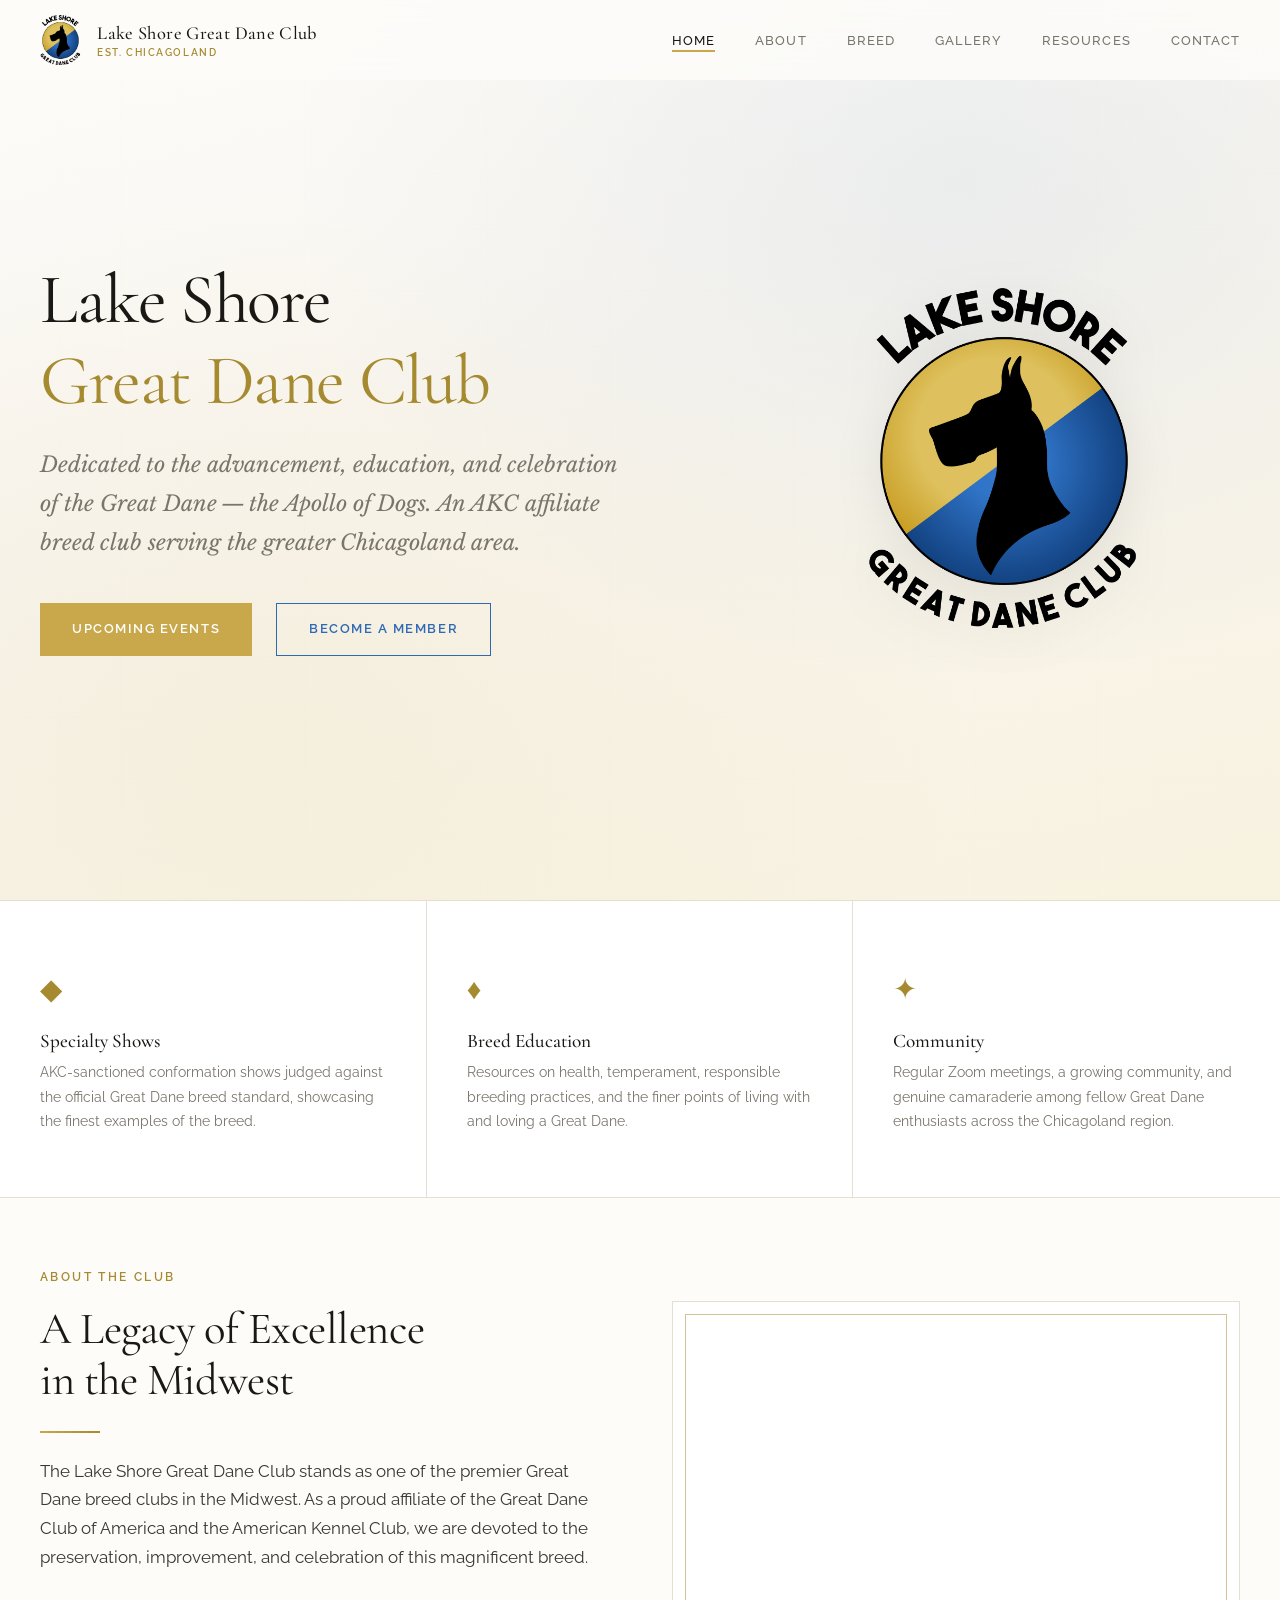
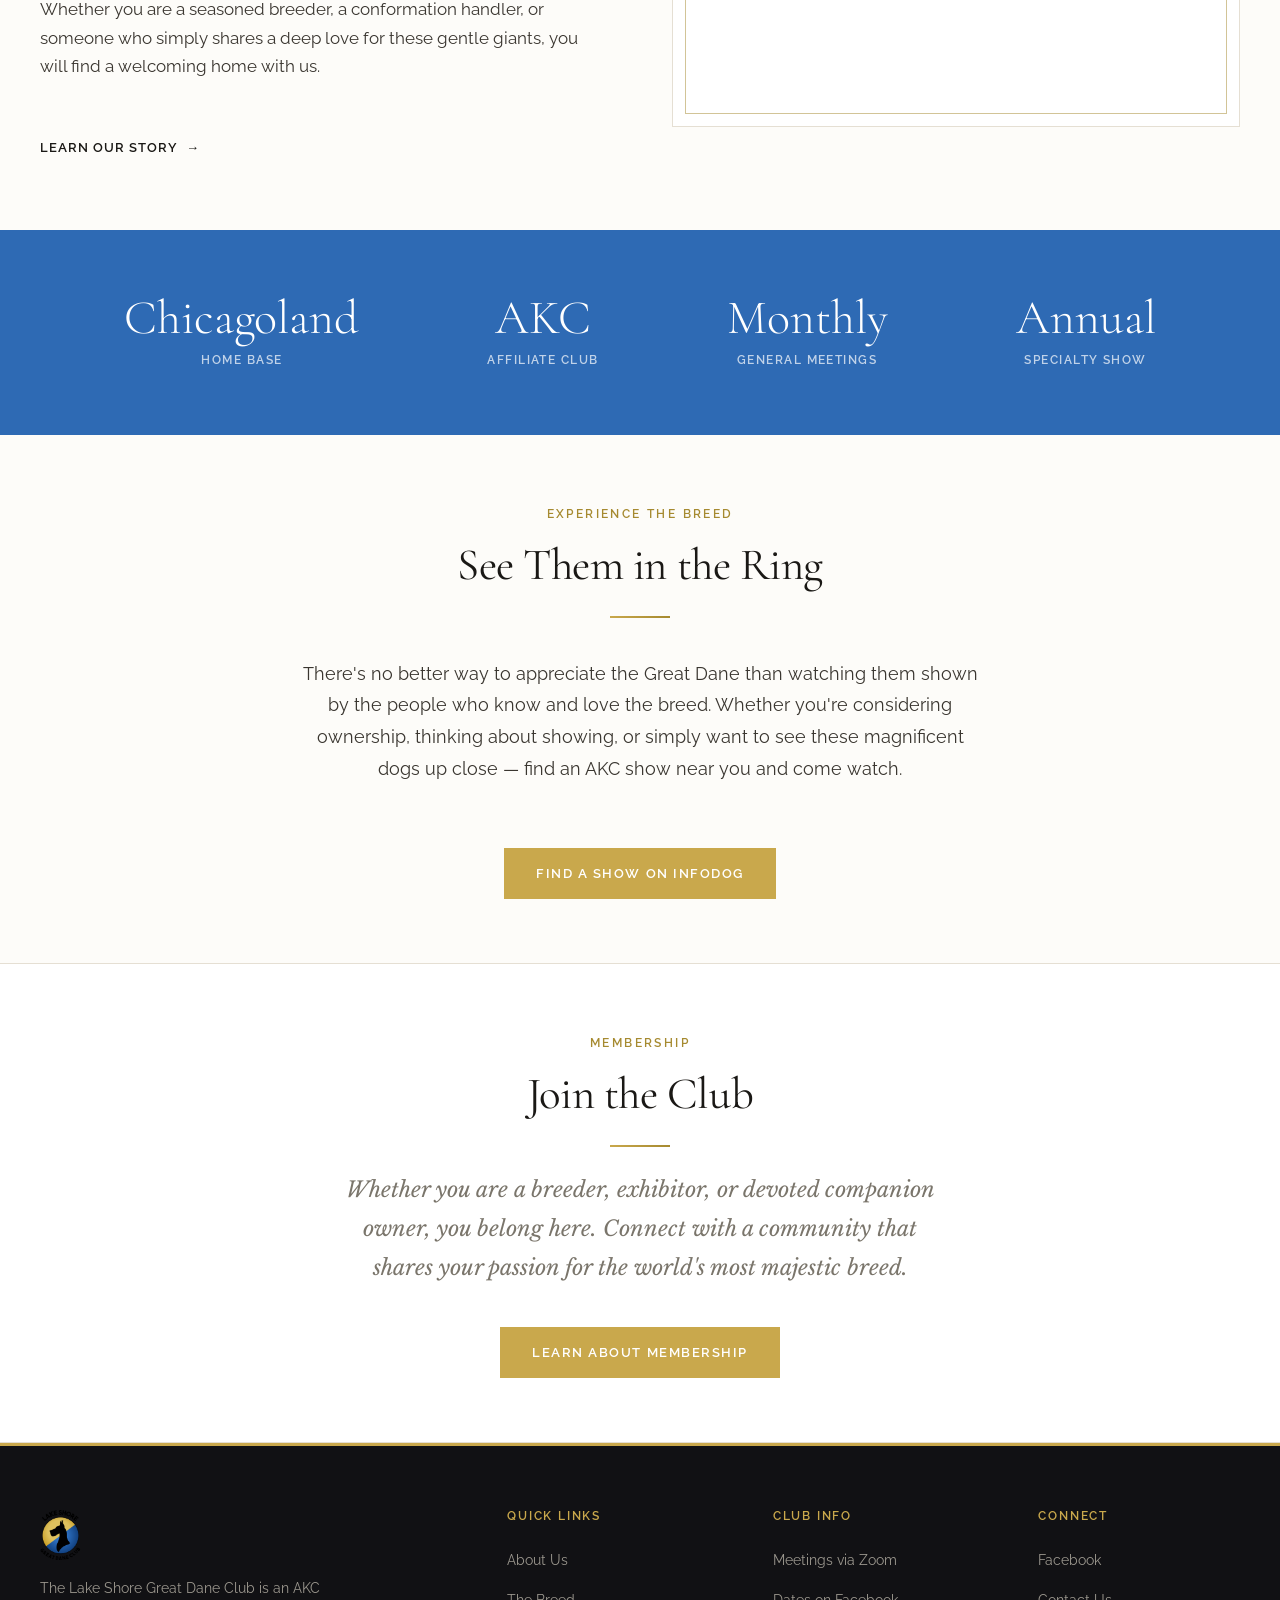
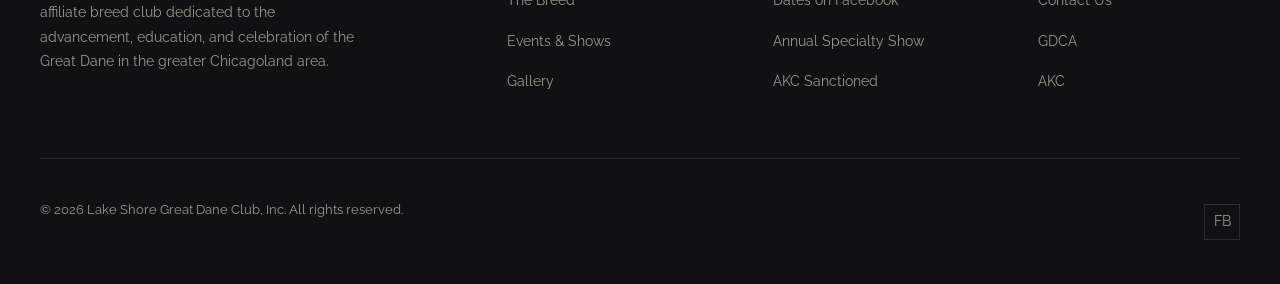
<file: deploy/index.html>
<!DOCTYPE html>
<html lang="en">
<head>
  <meta charset="UTF-8">
  <meta name="viewport" content="width=device-width, initial-scale=1.0">
  <meta name="description" content="Lake Shore Great Dane Club — A premier AKC affiliate breed club dedicated to the advancement, education, and celebration of the Great Dane.">
  <meta property="og:type" content="website">
  <meta property="og:title" content="Lake Shore Great Dane Club">
  <meta property="og:description" content="A premier AKC affiliate breed club dedicated to the advancement, education, and celebration of the Great Dane in Chicagoland.">
  <meta property="og:url" content="https://www.lakeshoregreatdaneclub.org/">
  <meta property="og:image" content="https://www.lakeshoregreatdaneclub.org/Lakeshore_logo_Final.png">
  <meta property="og:site_name" content="Lake Shore Great Dane Club">
  <meta name="twitter:card" content="summary_large_image">
  <meta name="twitter:title" content="Lake Shore Great Dane Club">
  <meta name="twitter:description" content="A premier AKC affiliate breed club dedicated to the advancement, education, and celebration of the Great Dane in Chicagoland.">
  <meta name="twitter:image" content="https://www.lakeshoregreatdaneclub.org/Lakeshore_logo_Final.png">
  <title>Lake Shore Great Dane Club</title>
  <link rel="stylesheet" href="css/style.css">
</head>
<body>

  <!-- ========== NAVIGATION ========== -->
  <nav class="nav" role="navigation">
    <div class="container">
      <a href="index.html" class="nav-logo" aria-label="Lake Shore Great Dane Club Home">
        <img src="Lakeshore_logo_Final.png" alt="Lake Shore Great Dane Club Logo" style="height:50px;width:auto;">
        <div class="nav-logo-text">
          Lake Shore Great Dane Club
          <span>Est. Chicagoland</span>
        </div>
      </a>
      <ul class="nav-links">
        <li><a href="index.html" class="active">Home</a></li>
        <li class="nav-dropdown"><a href="#">About</a><ul class="nav-dropdown-menu"><li><a href="about.html">The Club</a></li><li><a href="events.html">Events</a></li><li><a href="membership.html">Membership</a></li><li><a href="specialties.html">Past Specialties</a></li></ul></li>
        <li><a href="breed.html">Breed</a></li>
        <li><a href="gallery.html">Gallery</a></li>
        <li class="nav-dropdown"><a href="#">Resources</a><ul class="nav-dropdown-menu"><li><a href="breeders.html">Club Breeder Directory</a></li><li><a href="health.html">Health Resources</a></li></ul></li>
        <li><a href="contact.html">Contact</a></li>
      </ul>
      <button class="nav-toggle" aria-label="Toggle navigation">
        <span></span><span></span><span></span>
      </button>
    </div>
  </nav>

  <!-- Mobile Menu -->
  <div class="mobile-menu">
    <a href="index.html">Home</a>
    <a href="about.html">About</a>
    <a href="breed.html">Breed</a>
    <a href="events.html">Events</a>
    <a href="membership.html">Membership</a>
    <a href="gallery.html">Gallery</a>
    <a href="breeders.html">Breeder Directory</a>
    <a href="contact.html">Contact</a>
  </div>

  <!-- ========== HERO ========== -->
  <section class="hero" id="home">
    <div class="hero-bg">
      <div class="hero-bg-pattern"></div>
    </div>
    <div class="container hero-content hero-split">
      <div class="hero-text">
        <h1 style="opacity:0;animation:fadeUp .8s var(--ease-out) .4s forwards">
          Lake Shore<br><span class="gold-text">Great Dane Club</span>
        </h1>
        <p class="lead" style="opacity:0;animation:fadeUp .8s var(--ease-out) .6s forwards">
          Dedicated to the advancement, education, and celebration of the Great Dane&thinsp;&mdash;&thinsp;the Apollo of Dogs. An AKC affiliate breed club serving the greater Chicagoland area.
        </p>
        <div class="hero-actions" style="opacity:0;animation:fadeUp .8s var(--ease-out) .8s forwards">
          <a href="events.html" class="btn btn-primary">Upcoming Events</a>
          <a href="membership.html" class="btn btn-outline">Become a Member</a>
        </div>
      </div>
      <div class="hero-logo-wrap">
        <img class="hero-logo" src="Lakeshore_logo_Final.png" alt="Lake Shore Great Dane Club Logo">
      </div>
    </div>
  </section>

  <!-- ========== FEATURES ========== -->
  <div class="feature-row">
    <div class="feature-item reveal">
      <span class="feature-icon">&#9670;</span>
      <h4>Specialty Shows</h4>
      <p>AKC-sanctioned conformation shows judged against the official Great Dane breed standard, showcasing the finest examples of the breed.</p>
    </div>
    <div class="feature-item reveal reveal-delay-1">
      <span class="feature-icon">&#9830;</span>
      <h4>Breed Education</h4>
      <p>Resources on health, temperament, responsible breeding practices, and the finer points of living with and loving a Great Dane.</p>
    </div>
    <div class="feature-item reveal reveal-delay-2">
      <span class="feature-icon">&#10022;</span>
      <h4>Community</h4>
      <p>Regular Zoom meetings, a growing community, and genuine camaraderie among fellow Great Dane enthusiasts across the Chicagoland region.</p>
    </div>
  </div>

  <!-- ========== ABOUT PREVIEW ========== -->
  <section class="section" id="about-preview">
    <div class="container">
      <div class="grid-2" style="align-items:center;">
        <div class="reveal">
          <span class="section-label">About the Club</span>
          <h2>A Legacy of Excellence<br>in the Midwest</h2>
          <div class="divider"></div>
          <p>The Lake Shore Great Dane Club stands as one of the premier Great Dane breed clubs in the Midwest. As a proud affiliate of the Great Dane Club of America and the American Kennel Club, we are devoted to the preservation, improvement, and celebration of this magnificent breed.</p>
          <p style="margin-top:var(--space-sm)">Whether you are a seasoned breeder, a conformation handler, or someone who simply shares a deep love for these gentle giants, you will find a welcoming home with us.</p>
          <a href="about.html" class="btn btn-ghost" style="margin-top:var(--space-md)">Learn Our Story</a>
        </div>
        <div class="reveal reveal-delay-2" style="position:relative">
          <div class="slideshow" style="aspect-ratio:4/3;border:1px solid var(--border);position:relative;overflow:hidden;">
            <div style="position:absolute;inset:0;border:1px solid var(--gold-dark);margin:12px;opacity:0.5;z-index:1;pointer-events:none;"></div>
            <img class="slideshow-slide" src="test 1.jpeg" alt="Great Dane on a boat" style="animation-delay:0s;">
            <img class="slideshow-slide" src="test 2.jpeg" alt="Great Dane at a show" style="animation-delay:4s;">
            <img class="slideshow-slide" src="test 3.jpeg" alt="Great Dane relaxing at home" style="animation-delay:8s;">
          </div>
        </div>
      </div>
    </div>
  </section>

  <!-- ========== STATS ========== -->
  <div class="stat-bar reveal">
    <div class="stat">
      <div class="stat-number">Chicagoland</div>
      <div class="stat-label">Home Base</div>
    </div>
    <div class="stat">
      <div class="stat-number">AKC</div>
      <div class="stat-label">Affiliate Club</div>
    </div>
    <div class="stat">
      <div class="stat-number">Monthly</div>
      <div class="stat-label">General Meetings</div>
    </div>
    <div class="stat">
      <div class="stat-number">Annual</div>
      <div class="stat-label">Specialty Show</div>
    </div>
  </div>

  <!-- ========== SEE THEM IN THE RING ========== -->
  <section class="section">
    <div class="container">
      <div class="text-center reveal" style="max-width:680px;margin:0 auto;">
        <span class="section-label">Experience the Breed</span>
        <h2>See Them in the Ring</h2>
        <div class="divider divider-center"></div>
        <p style="margin-top:var(--space-lg);font-size:1.1rem;line-height:1.8;">
          There's no better way to appreciate the Great Dane than watching them shown by the people who know and love the breed. Whether you're considering ownership, thinking about showing, or simply want to see these magnificent dogs up close — find an AKC show near you and come watch.
        </p>
        <div style="margin-top:var(--space-xl);">
          <a href="https://infodog.com/show/state_shows.htm" target="_blank" rel="noopener" class="btn btn-primary">Find a Show on InfoDog</a>
        </div>
      </div>
    </div>
  </section>

  <!-- ========== JOIN CTA ========== -->
  <section class="section" style="background:var(--surface);border-top:1px solid var(--border);border-bottom:1px solid var(--border);">
    <div class="container text-center reveal">
      <span class="section-label">Membership</span>
      <h2>Join the Club</h2>
      <div class="divider divider-center"></div>
      <p style="margin:0 auto var(--space-lg);max-width:600px;" class="lead">
        Whether you are a breeder, exhibitor, or devoted companion owner, you belong here. Connect with a community that shares your passion for the world's most majestic breed.
      </p>
      <a href="membership.html" class="btn btn-primary">Learn About Membership</a>
    </div>
  </section>

  <!-- ========== FOOTER ========== -->
  <footer class="footer">
    <div class="container">
      <div class="footer-grid">
        <div class="footer-brand">
          <img src="Lakeshore_logo_Final.png" alt="Lake Shore Great Dane Club Logo" style="height:50px;width:auto;">
          <p>The Lake Shore Great Dane Club is an AKC affiliate breed club dedicated to the advancement, education, and celebration of the Great Dane in the greater Chicagoland area.</p>
        </div>
        <div>
          <h5>Quick Links</h5>
          <ul class="footer-links">
            <li><a href="about.html">About Us</a></li>
            <li><a href="breed.html">The Breed</a></li>
            <li><a href="events.html">Events &amp; Shows</a></li>
            <li><a href="gallery.html">Gallery</a></li>
          </ul>
        </div>
        <div>
          <h5>Club Info</h5>
          <ul class="footer-links">
            <li>Meetings via Zoom</li>
            <li>Dates on Facebook</li>
            <li>Annual Specialty Show</li>
            <li>AKC Sanctioned</li>
          </ul>
        </div>
        <div>
          <h5>Connect</h5>
          <ul class="footer-links">
            <li><a href="https://www.facebook.com/profile.php?id=61561029067871" target="_blank" rel="noopener">Facebook</a></li>
            <li><a href="contact.html">Contact Us</a></li>
            <li><a href="https://gdca.org" target="_blank" rel="noopener">GDCA</a></li>
            <li><a href="https://www.akc.org" target="_blank" rel="noopener">AKC</a></li>
          </ul>
        </div>
      </div>
      <div class="footer-bottom">
        <p>&copy; 2026 Lake Shore Great Dane Club, Inc. All rights reserved.</p>
        <div class="footer-social">
          <a href="https://www.facebook.com/profile.php?id=61561029067871" target="_blank" rel="noopener" aria-label="Facebook">FB</a>
        </div>
      </div>
    </div>
  </footer>

  <script src="js/main.js"></script>
</body>
</html>
</file>
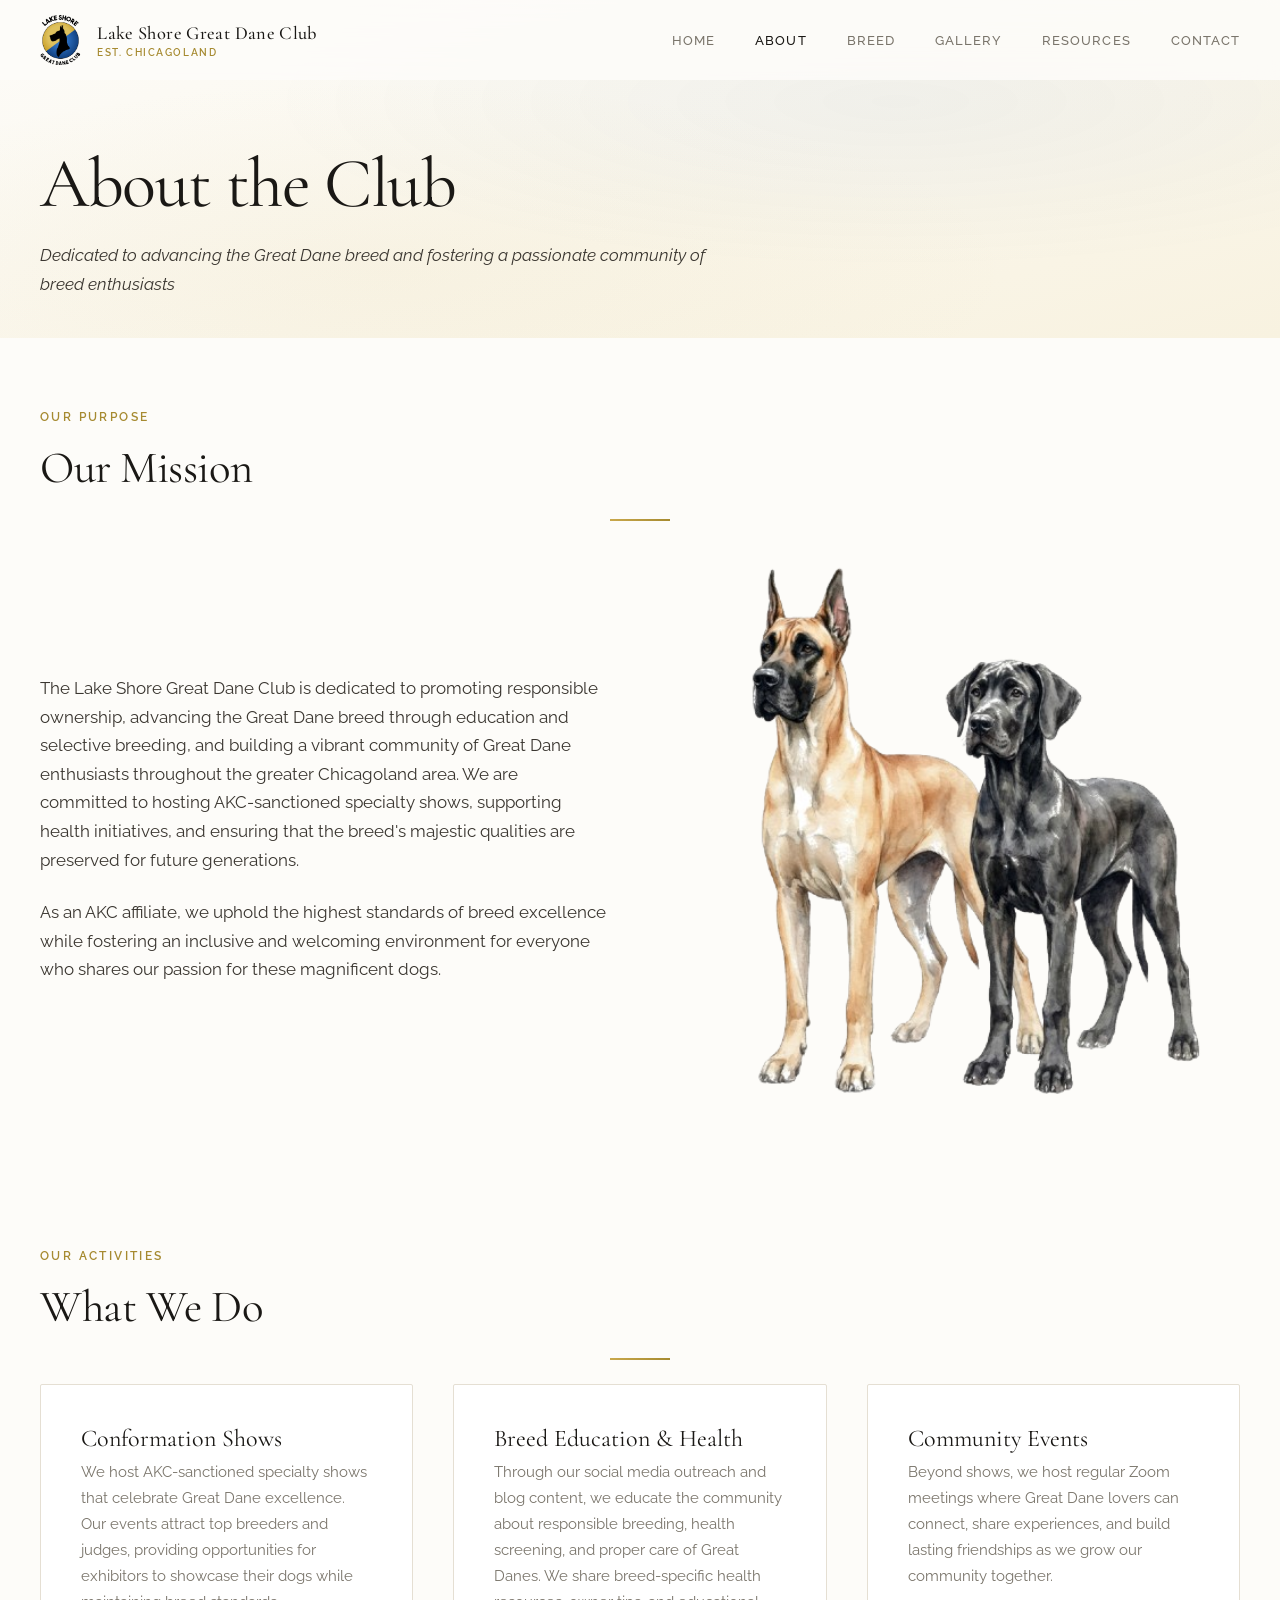
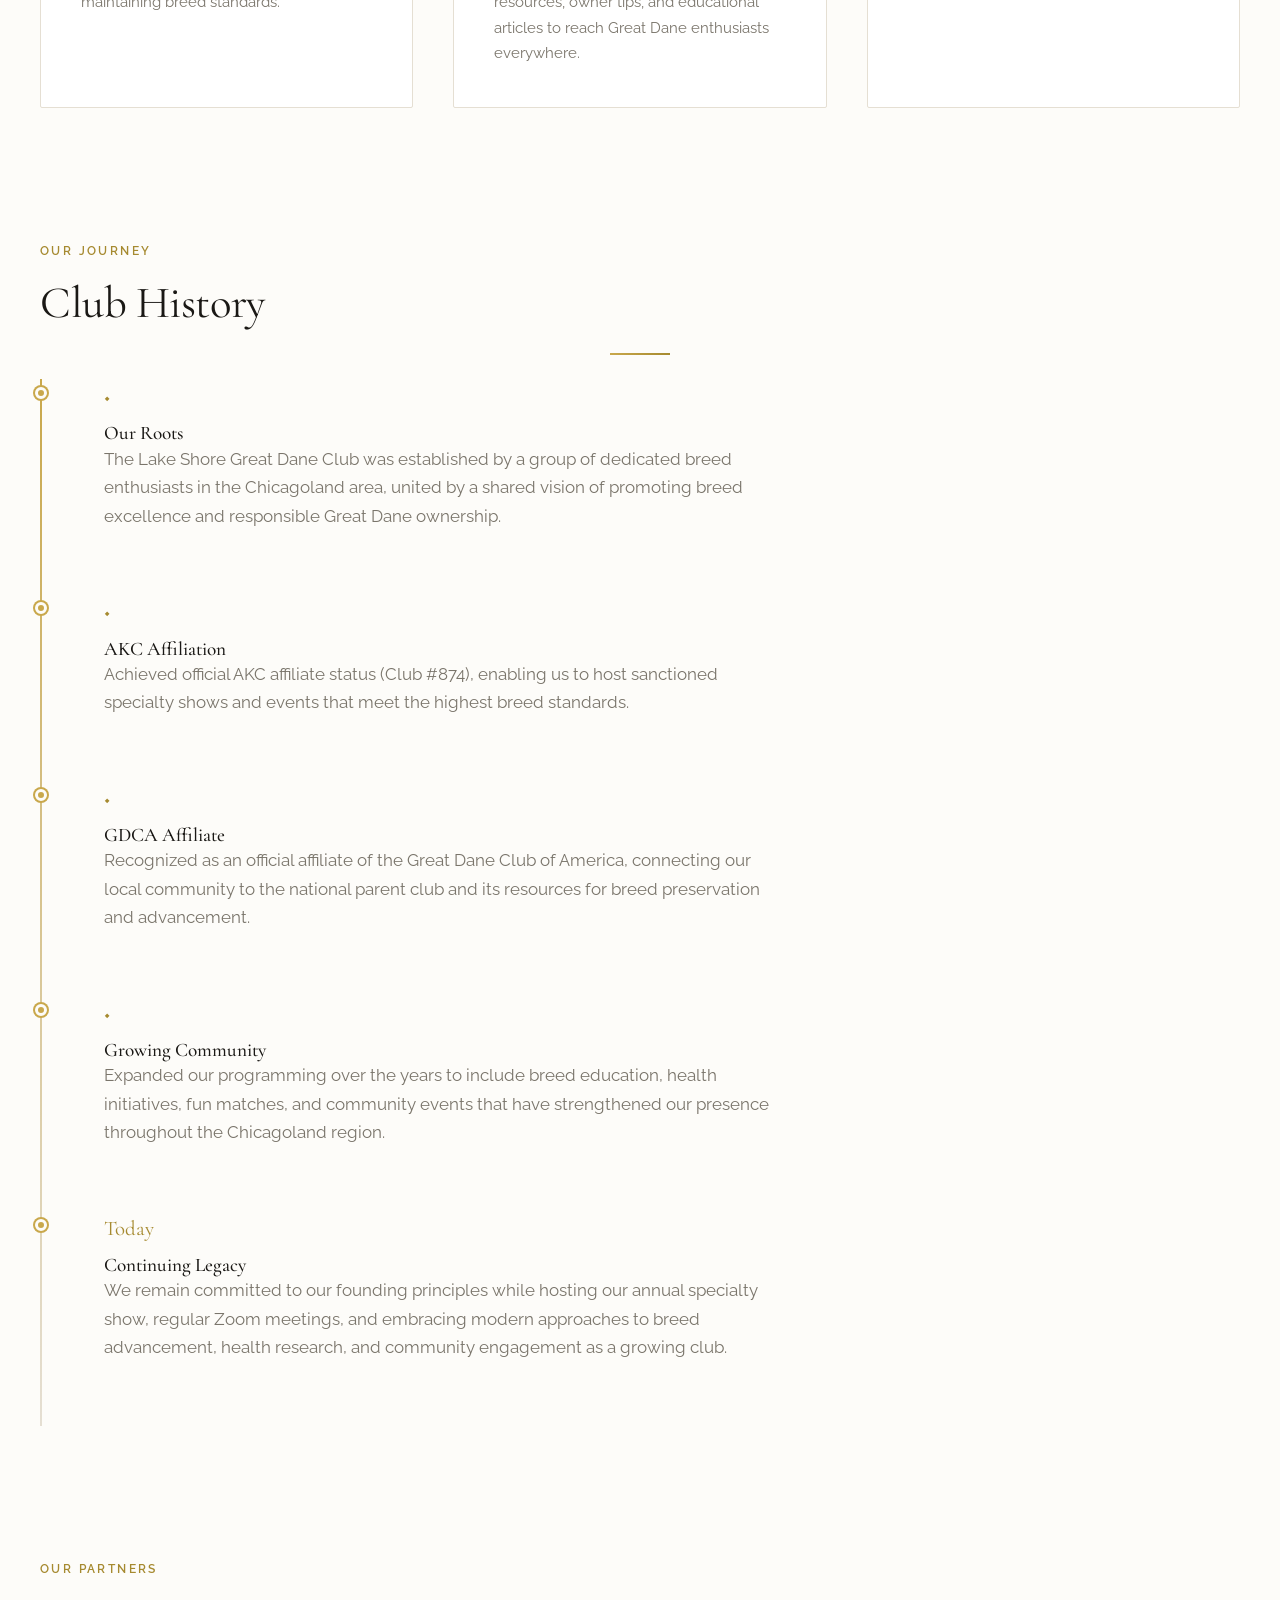
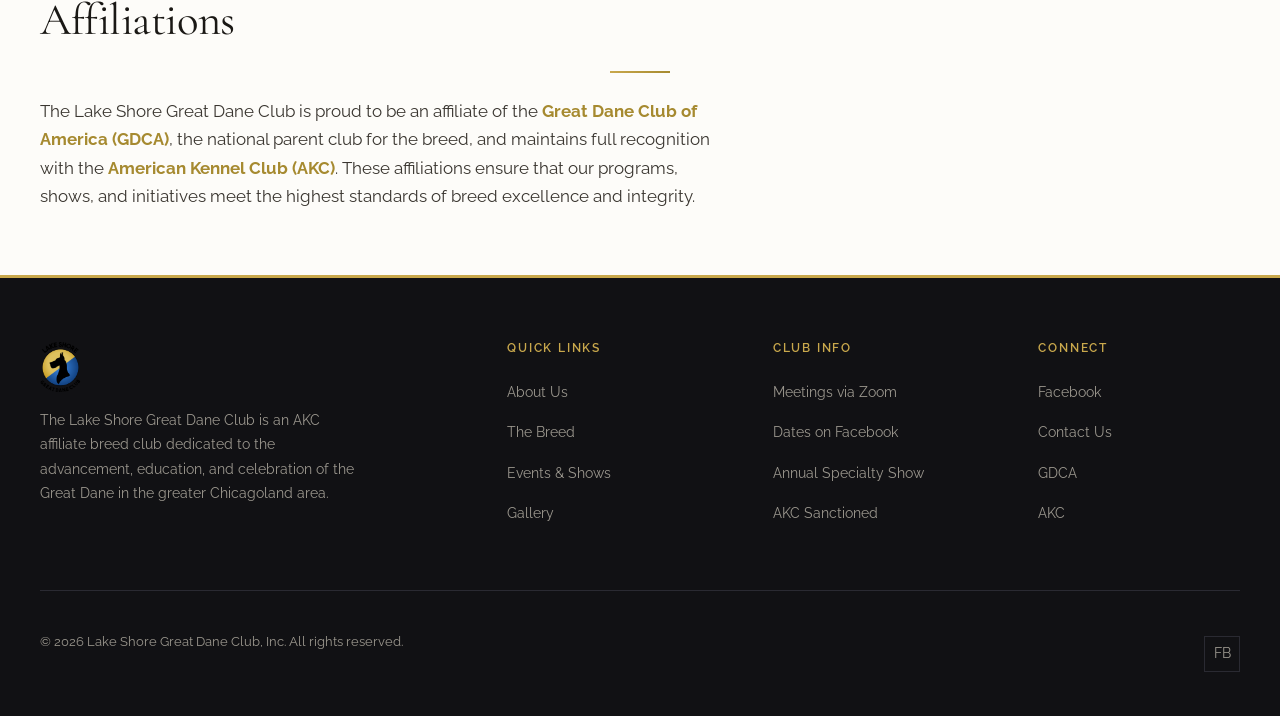
<file: deploy/about.html>
<!DOCTYPE html>
<html lang="en">
<head>
    <meta charset="UTF-8">
    <meta name="viewport" content="width=device-width, initial-scale=1.0">
    <meta name="description" content="Learn about the Lake Shore Great Dane Club — our mission, history, and commitment to breed excellence in the Chicagoland area.">
    <meta property="og:type" content="website">
    <meta property="og:title" content="About - Lake Shore Great Dane Club">
    <meta property="og:description" content="Learn about the Lake Shore Great Dane Club — our mission, history, and commitment to breed excellence in the Chicagoland area.">
    <meta property="og:url" content="https://www.lakeshoregreatdaneclub.org/about.html">
    <meta property="og:image" content="https://www.lakeshoregreatdaneclub.org/Lakeshore_logo_Final.png">
    <meta property="og:site_name" content="Lake Shore Great Dane Club">
    <meta name="twitter:card" content="summary_large_image">
    <meta name="twitter:title" content="About - Lake Shore Great Dane Club">
    <meta name="twitter:description" content="Learn about the Lake Shore Great Dane Club — our mission, history, and commitment to breed excellence in the Chicagoland area.">
    <meta name="twitter:image" content="https://www.lakeshoregreatdaneclub.org/Lakeshore_logo_Final.png">
    <title>About - Lake Shore Great Dane Club</title>
    <link rel="stylesheet" href="css/style.css">
</head>
<body>
    <!-- Navigation -->
    <nav class="nav" role="navigation">
        <div class="container">
            <a href="index.html" class="nav-logo" aria-label="Lake Shore Great Dane Club Home">
                <img src="Lakeshore_logo_Final.png" alt="Lake Shore Great Dane Club Logo" style="height:50px;width:auto;">
                <div class="nav-logo-text">Lake Shore Great Dane Club<span>Est. Chicagoland</span></div>
            </a>
            <ul class="nav-links">
                <li><a href="index.html">Home</a></li>
                <li class="nav-dropdown"><a href="#" class="active">About</a><ul class="nav-dropdown-menu"><li><a href="about.html" class="active">The Club</a></li><li><a href="events.html">Events</a></li><li><a href="membership.html">Membership</a></li><li><a href="specialties.html">Past Specialties</a></li></ul></li>
                <li><a href="breed.html">Breed</a></li>
                <li><a href="gallery.html">Gallery</a></li>
                <li class="nav-dropdown"><a href="#">Resources</a><ul class="nav-dropdown-menu"><li><a href="breeders.html">Club Breeder Directory</a></li><li><a href="health.html">Health Resources</a></li></ul></li>
                <li><a href="contact.html">Contact</a></li>
            </ul>
            <button class="nav-toggle" aria-label="Toggle navigation"><span></span><span></span><span></span></button>
        </div>
    </nav>
    <div class="mobile-menu">
        <a href="index.html">Home</a><a href="about.html">About</a><a href="breed.html">Breed</a>
        <a href="events.html">Events</a><a href="membership.html">Membership</a><a href="gallery.html">Gallery</a><a href="breeders.html">Breeder Directory</a>
        <a href="contact.html">Contact</a>
    </div>

    <!-- Page Hero -->
    <section class="page-hero">
        <div class="container">
            <h1 class="reveal">About the Club</h1>
            <p class="reveal"><em>Dedicated to advancing the Great Dane breed and fostering a passionate community of breed enthusiasts</em></p>
        </div>
    </section>

    <!-- Mission Section -->
    <section class="section">
        <div class="container">
            <div class="section-label reveal">Our Purpose</div>
            <h2 class="reveal">Our Mission</h2>
            <div class="divider divider-center reveal"></div>

            <div class="grid-2 reveal" style="align-items:center;">
                <div>
                    <p>
                        The Lake Shore Great Dane Club is dedicated to promoting responsible ownership, advancing the Great Dane breed through education and selective breeding, and building a vibrant community of Great Dane enthusiasts throughout the greater Chicagoland area. We are committed to hosting AKC-sanctioned specialty shows, supporting health initiatives, and ensuring that the breed's majestic qualities are preserved for future generations.
                    </p>
                    <p>
                        As an AKC affiliate, we uphold the highest standards of breed excellence while fostering an inclusive and welcoming environment for everyone who shares our passion for these magnificent dogs.
                    </p>
                </div>
                <div>
                    <img src="about page.png" alt="Great Danes of the Lake Shore Great Dane Club" style="width:100%;height:auto;border-radius:2px;">
                </div>
            </div>
        </div>
    </section>

    <!-- What We Do Section -->
    <section class="section">
        <div class="container">
            <div class="section-label reveal">Our Activities</div>
            <h2 class="reveal">What We Do</h2>
            <div class="divider divider-center reveal"></div>

            <div class="grid-3 reveal">
                <div class="card">
                    <h3 class="card-title">Conformation Shows</h3>
                    <p class="card-text">We host AKC-sanctioned specialty shows that celebrate Great Dane excellence. Our events attract top breeders and judges, providing opportunities for exhibitors to showcase their dogs while maintaining breed standards.</p>
                </div>

                <div class="card">
                    <h3 class="card-title">Breed Education & Health</h3>
                    <p class="card-text">Through our social media outreach and blog content, we educate the community about responsible breeding, health screening, and proper care of Great Danes. We share breed-specific health resources, owner tips, and educational articles to reach Great Dane enthusiasts everywhere.</p>
                </div>

                <div class="card">
                    <h3 class="card-title">Community Events</h3>
                    <p class="card-text">Beyond shows, we host regular Zoom meetings where Great Dane lovers can connect, share experiences, and build lasting friendships as we grow our community together.</p>
                </div>
            </div>
        </div>
    </section>

    <!-- History Timeline -->
    <section class="section">
        <div class="container">
            <div class="section-label reveal">Our Journey</div>
            <h2 class="reveal">Club History</h2>
            <div class="divider divider-center reveal"></div>

            <div class="timeline reveal">
                <div class="timeline-item">
                    <div class="timeline-year">&#9670;</div>
                    <div class="timeline-text">
                        <h4>Our Roots</h4>
                        <p>The Lake Shore Great Dane Club was established by a group of dedicated breed enthusiasts in the Chicagoland area, united by a shared vision of promoting breed excellence and responsible Great Dane ownership.</p>
                    </div>
                </div>

                <div class="timeline-item">
                    <div class="timeline-year">&#9670;</div>
                    <div class="timeline-text">
                        <h4>AKC Affiliation</h4>
                        <p>Achieved official AKC affiliate status (Club #874), enabling us to host sanctioned specialty shows and events that meet the highest breed standards.</p>
                    </div>
                </div>

                <div class="timeline-item">
                    <div class="timeline-year">&#9670;</div>
                    <div class="timeline-text">
                        <h4>GDCA Affiliate</h4>
                        <p>Recognized as an official affiliate of the Great Dane Club of America, connecting our local community to the national parent club and its resources for breed preservation and advancement.</p>
                    </div>
                </div>

                <div class="timeline-item">
                    <div class="timeline-year">&#9670;</div>
                    <div class="timeline-text">
                        <h4>Growing Community</h4>
                        <p>Expanded our programming over the years to include breed education, health initiatives, fun matches, and community events that have strengthened our presence throughout the Chicagoland region.</p>
                    </div>
                </div>

                <div class="timeline-item">
                    <div class="timeline-year">Today</div>
                    <div class="timeline-text">
                        <h4>Continuing Legacy</h4>
                        <p>We remain committed to our founding principles while hosting our annual specialty show, regular Zoom meetings, and embracing modern approaches to breed advancement, health research, and community engagement as a growing club.</p>
                    </div>
                </div>
            </div>
        </div>
    </section>

    <!-- Affiliations Section -->
    <section class="section">
        <div class="container">
            <div class="section-label reveal">Our Partners</div>
            <h2 class="reveal">Affiliations</h2>
            <div class="divider divider-center reveal"></div>

            <div class="reveal">
                <p>
                    The Lake Shore Great Dane Club is proud to be an affiliate of the <span class="gold-text"><strong>Great Dane Club of America (GDCA)</strong></span>, the national parent club for the breed, and maintains full recognition with the <span class="gold-text"><strong>American Kennel Club (AKC)</strong></span>. These affiliations ensure that our programs, shows, and initiatives meet the highest standards of breed excellence and integrity.
                </p>
            </div>
        </div>
    </section>

    <!-- Footer -->
    <footer class="footer">
        <div class="container">
            <div class="footer-grid">
                <div class="footer-brand">
                    <img src="Lakeshore_logo_Final.png" alt="Lake Shore Great Dane Club Logo" style="height:50px;width:auto;">
                    <p>The Lake Shore Great Dane Club is an AKC affiliate breed club dedicated to the advancement, education, and celebration of the Great Dane in the greater Chicagoland area.</p>
                </div>
                <div><h5>Quick Links</h5><ul class="footer-links"><li><a href="about.html">About Us</a></li><li><a href="breed.html">The Breed</a></li><li><a href="events.html">Events &amp; Shows</a></li><li><a href="gallery.html">Gallery</a></li></ul></div>
                <div><h5>Club Info</h5><ul class="footer-links"><li>Meetings via Zoom</li><li>Dates on Facebook</li><li>Annual Specialty Show</li><li>AKC Sanctioned</li></ul></div>
                <div><h5>Connect</h5><ul class="footer-links"><li><a href="https://www.facebook.com/profile.php?id=61561029067871" target="_blank" rel="noopener">Facebook</a></li><li><a href="contact.html">Contact Us</a></li><li><a href="https://gdca.org" target="_blank" rel="noopener">GDCA</a></li><li><a href="https://www.akc.org" target="_blank" rel="noopener">AKC</a></li></ul></div>
            </div>
            <div class="footer-bottom">
                <p>&copy; 2026 Lake Shore Great Dane Club, Inc. All rights reserved.</p>
                <div class="footer-social"><a href="https://www.facebook.com/profile.php?id=61561029067871" target="_blank" rel="noopener" aria-label="Facebook">FB</a></div>
            </div>
        </div>
    </footer>

    <script src="https://identity.netlify.com/v1/netlify-identity-widget.js"></script>
    <script>if(window.netlifyIdentity){window.netlifyIdentity.on("init",u=>{if(!u){window.netlifyIdentity.on("login",()=>{document.location.href="/admin/"})}})}</script>
    <script src="js/main.js"></script>
</body>
</html>
</file>
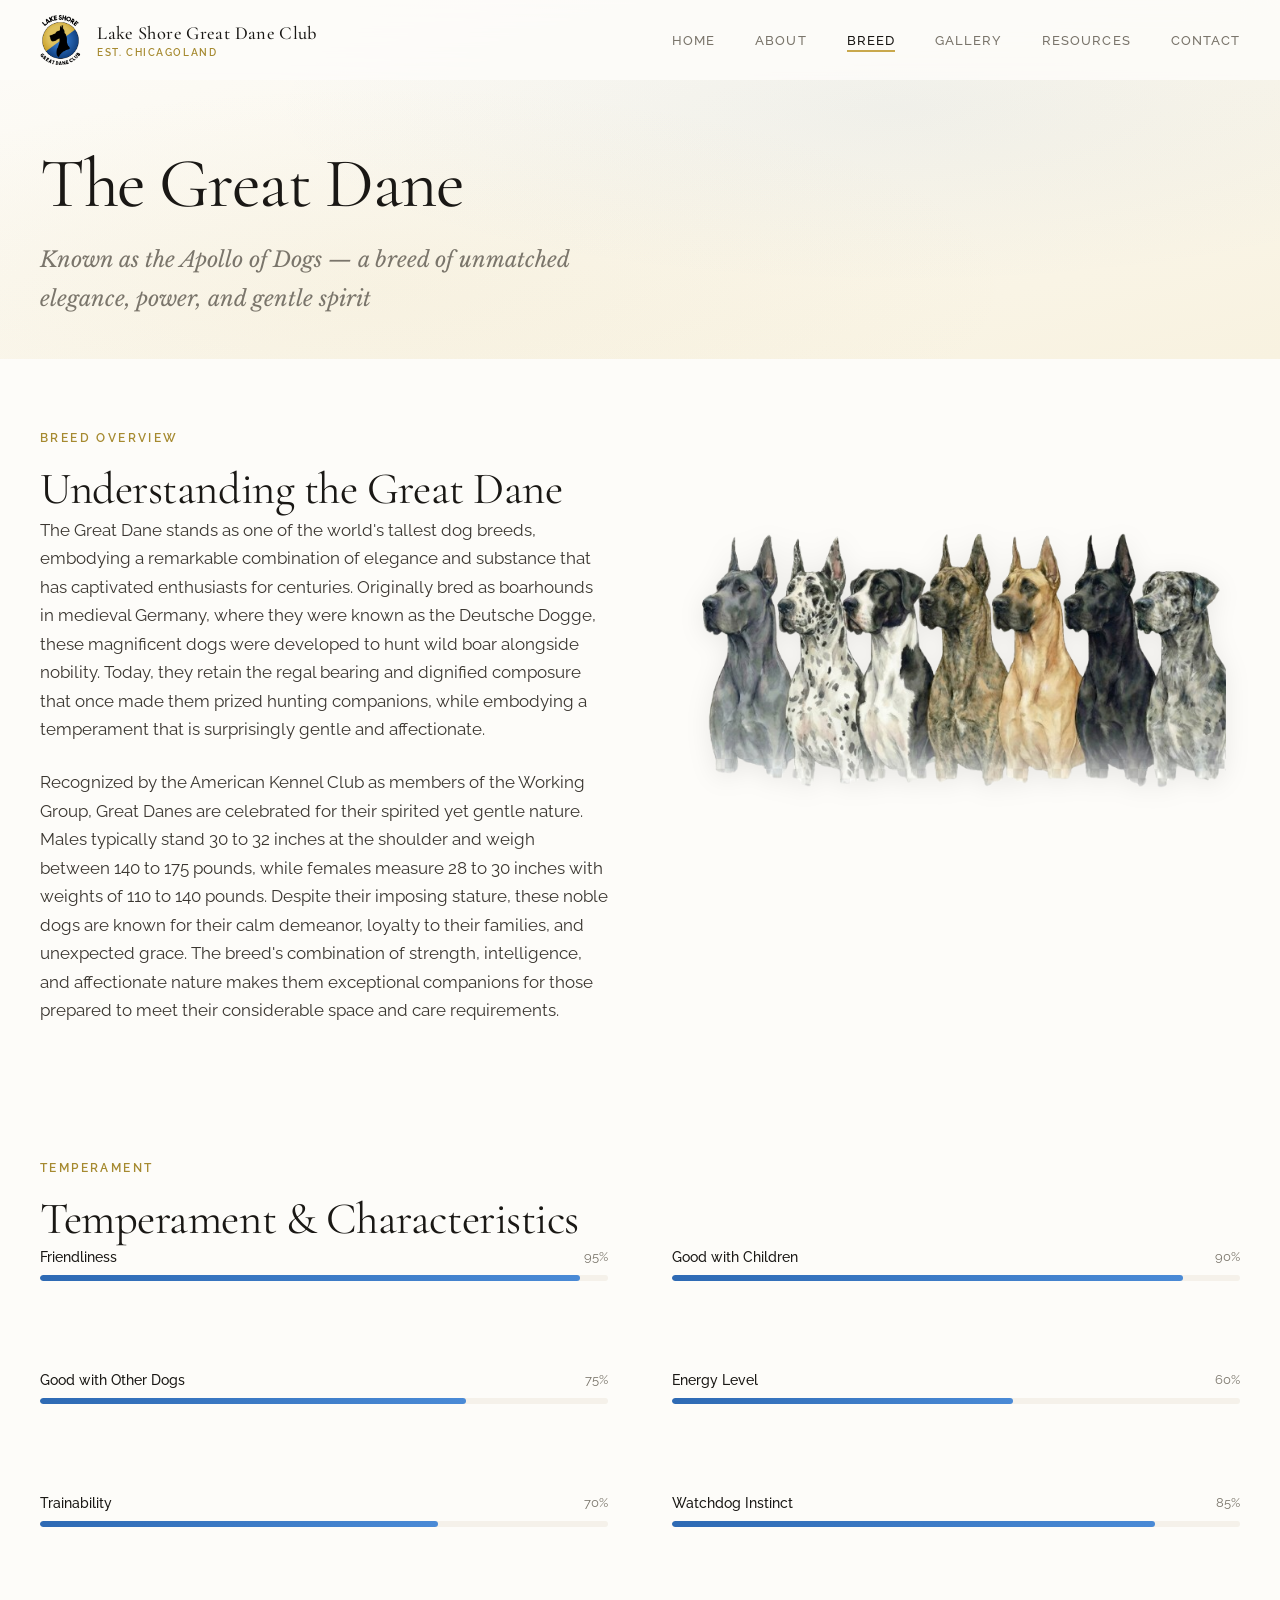
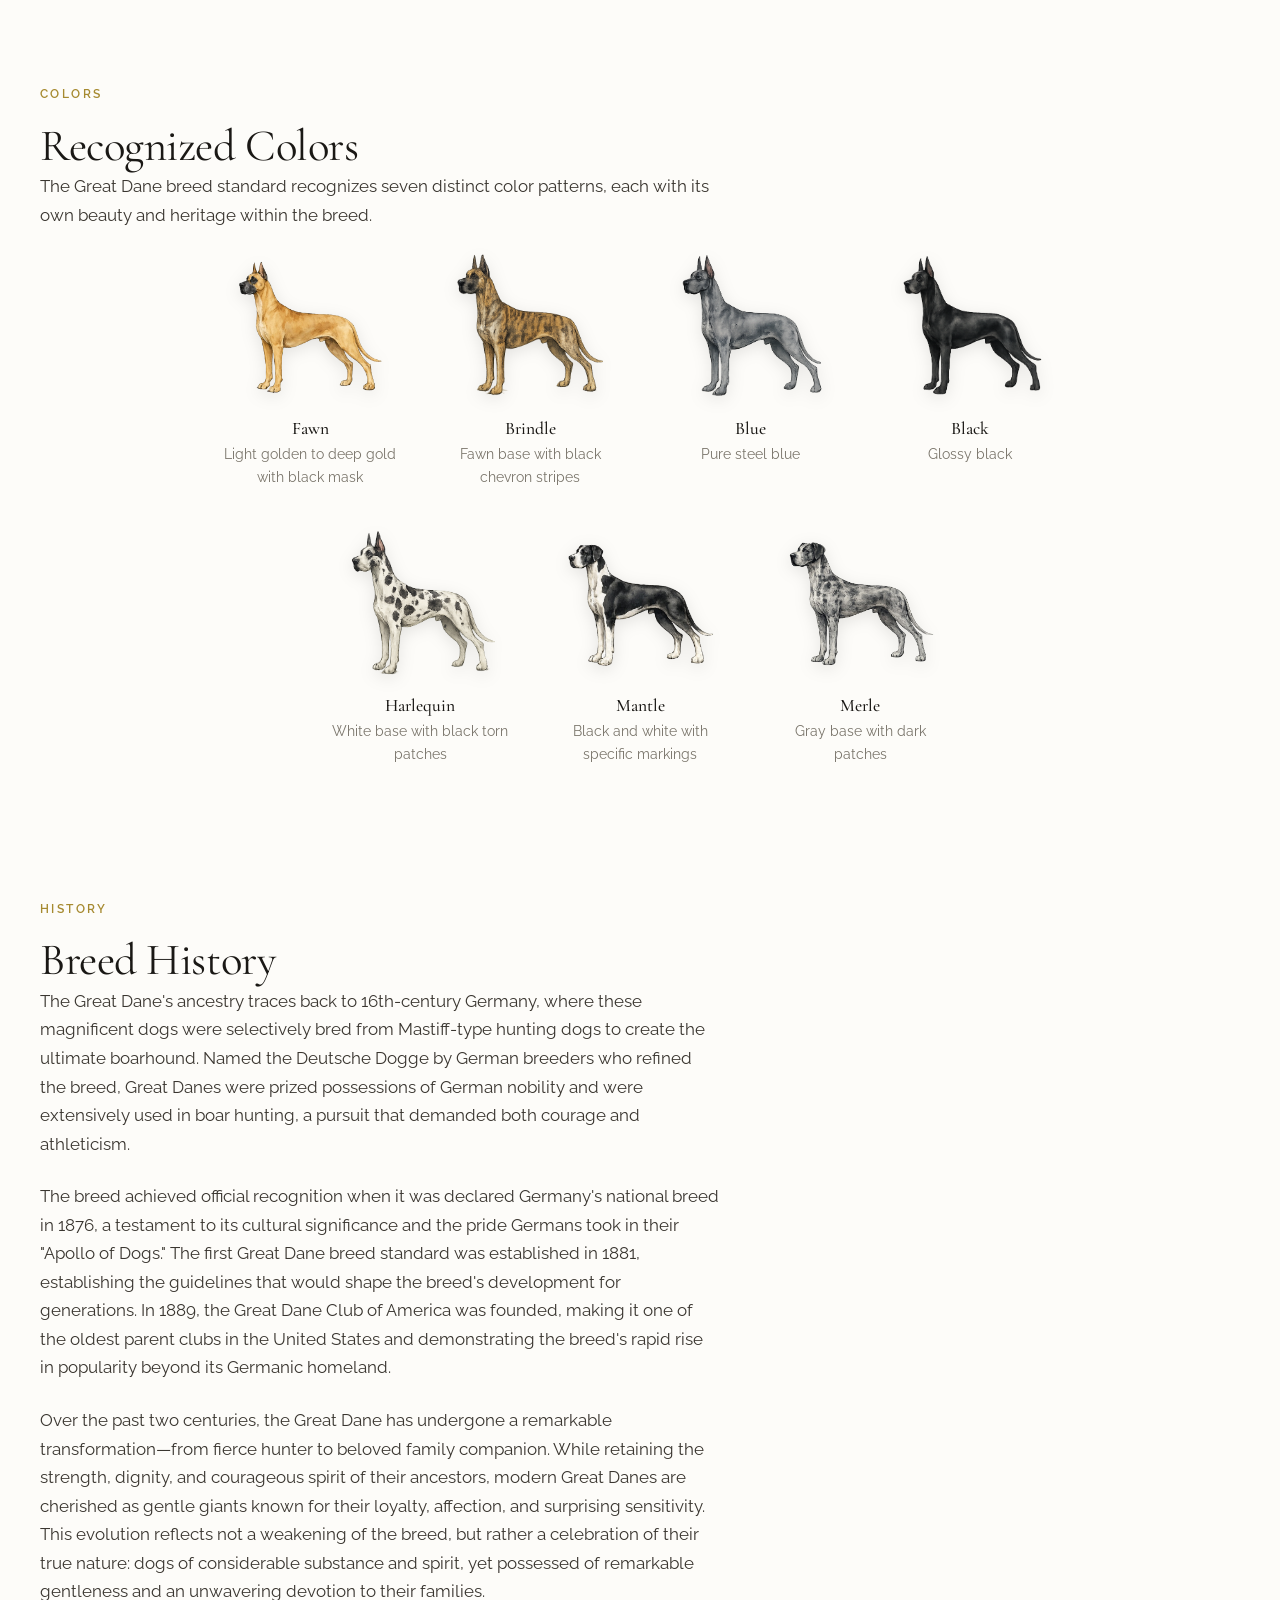
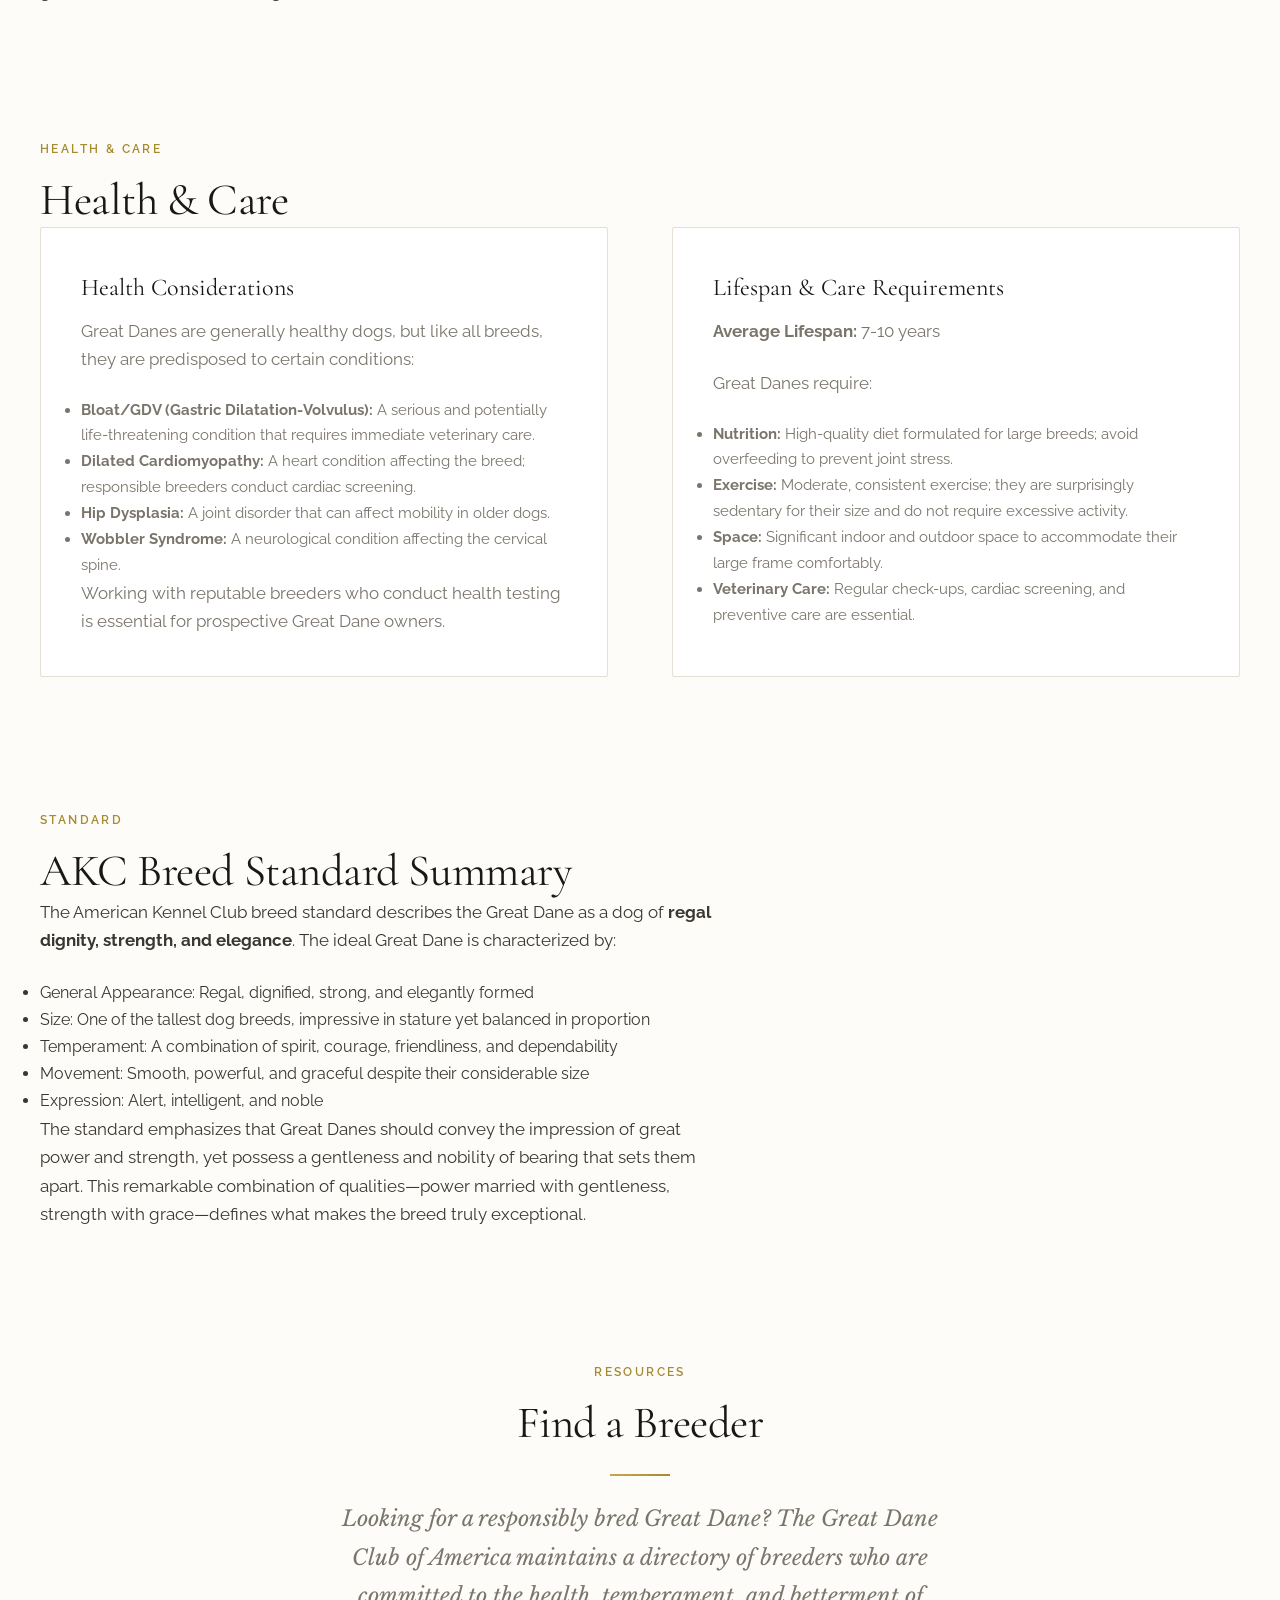
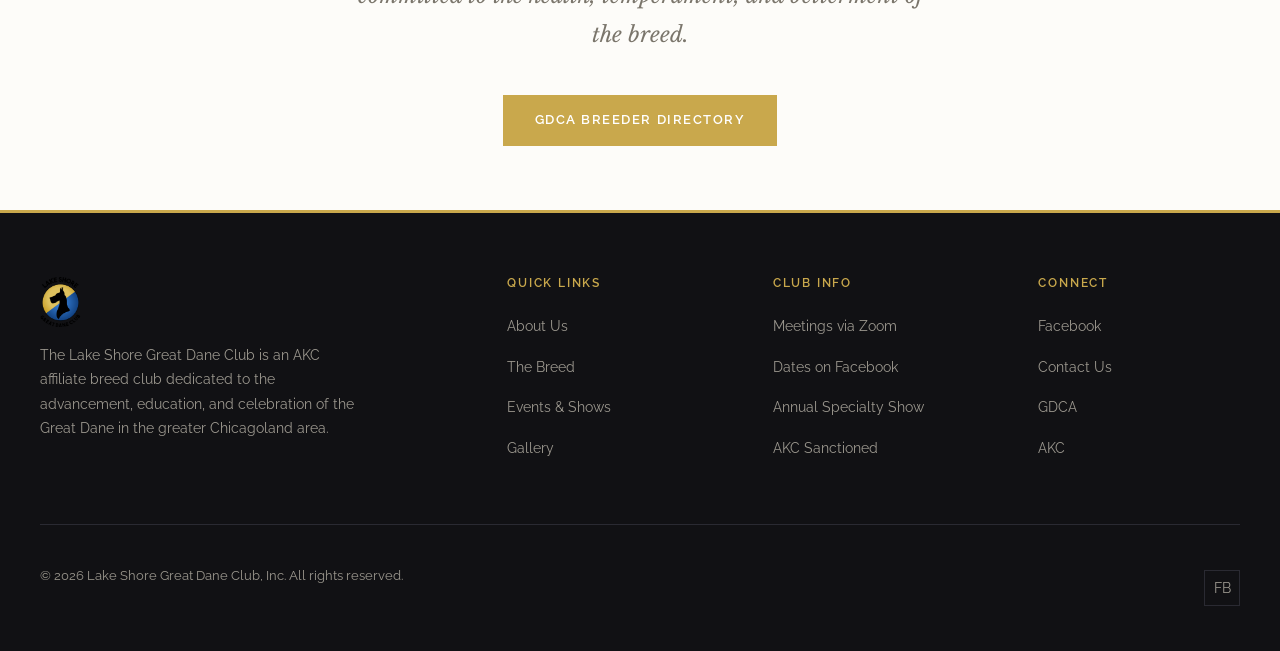
<file: deploy/breed.html>
<!DOCTYPE html>
<html lang="en">
<head>
    <meta charset="UTF-8">
    <meta name="viewport" content="width=device-width, initial-scale=1.0">
    <meta name="description" content="Discover the Great Dane breed — history, temperament, recognized colors, and what makes these gentle giants so special.">
    <meta property="og:type" content="website">
    <meta property="og:title" content="The Great Dane Breed - Lake Shore Great Dane Club">
    <meta property="og:description" content="Discover the Great Dane breed — history, temperament, recognized colors, and what makes these gentle giants so special.">
    <meta property="og:url" content="https://www.lakeshoregreatdaneclub.org/breed.html">
    <meta property="og:image" content="https://www.lakeshoregreatdaneclub.org/Lakeshore_logo_Final.png">
    <meta property="og:site_name" content="Lake Shore Great Dane Club">
    <meta name="twitter:card" content="summary_large_image">
    <meta name="twitter:title" content="The Great Dane Breed - Lake Shore Great Dane Club">
    <meta name="twitter:description" content="Discover the Great Dane breed — history, temperament, recognized colors, and what makes these gentle giants so special.">
    <meta name="twitter:image" content="https://www.lakeshoregreatdaneclub.org/Lakeshore_logo_Final.png">
    <title>The Great Dane Breed | Lake Shore Great Dane Club</title>
    <link rel="stylesheet" href="css/style.css">
</head>
<body>
    <!-- Navigation -->
    <nav class="nav" role="navigation">
        <div class="container">
            <a href="index.html" class="nav-logo" aria-label="Lake Shore Great Dane Club Home">
                <img src="Lakeshore_logo_Final.png" alt="Lake Shore Great Dane Club Logo" style="height:50px;width:auto;">
                <div class="nav-logo-text">Lake Shore Great Dane Club<span>Est. Chicagoland</span></div>
            </a>
            <ul class="nav-links">
                <li><a href="index.html">Home</a></li>
                <li class="nav-dropdown"><a href="#">About</a><ul class="nav-dropdown-menu"><li><a href="about.html">The Club</a></li><li><a href="events.html">Events</a></li><li><a href="membership.html">Membership</a></li><li><a href="specialties.html">Past Specialties</a></li></ul></li>
                <li><a href="breed.html" class="active">Breed</a></li>
                <li><a href="gallery.html">Gallery</a></li>
                <li class="nav-dropdown"><a href="#">Resources</a><ul class="nav-dropdown-menu"><li><a href="breeders.html">Club Breeder Directory</a></li><li><a href="health.html">Health Resources</a></li></ul></li>
                <li><a href="contact.html">Contact</a></li>
            </ul>
            <button class="nav-toggle" aria-label="Toggle navigation"><span></span><span></span><span></span></button>
        </div>
    </nav>
    <div class="mobile-menu">
        <a href="index.html">Home</a><a href="about.html">About</a><a href="breed.html">Breed</a>
        <a href="events.html">Events</a><a href="membership.html">Membership</a><a href="gallery.html">Gallery</a><a href="breeders.html">Breeder Directory</a>
        <a href="contact.html">Contact</a>
    </div>

    <!-- Page Hero -->
    <section class="page-hero">
        <div class="container">
            <div class="reveal">
                <h1>The Great Dane</h1>
                <p class="lead">Known as the Apollo of Dogs — a breed of unmatched elegance, power, and gentle spirit</p>
            </div>
        </div>
    </section>

    <!-- Main Content -->
    <main>
        <!-- Breed Overview Section -->
        <section class="section reveal">
            <div class="container">
                <div class="section-label">Breed Overview</div>
                <h2>Understanding the Great Dane</h2>
                <div class="breed-overview-grid">
                    <div>
                        <p>The Great Dane stands as one of the world's tallest dog breeds, embodying a remarkable combination of elegance and substance that has captivated enthusiasts for centuries. Originally bred as boarhounds in medieval Germany, where they were known as the Deutsche Dogge, these magnificent dogs were developed to hunt wild boar alongside nobility. Today, they retain the regal bearing and dignified composure that once made them prized hunting companions, while embodying a temperament that is surprisingly gentle and affectionate.</p>

                        <p>Recognized by the American Kennel Club as members of the Working Group, Great Danes are celebrated for their spirited yet gentle nature. Males typically stand 30 to 32 inches at the shoulder and weigh between 140 to 175 pounds, while females measure 28 to 30 inches with weights of 110 to 140 pounds. Despite their imposing stature, these noble dogs are known for their calm demeanor, loyalty to their families, and unexpected grace. The breed's combination of strength, intelligence, and affectionate nature makes them exceptional companions for those prepared to meet their considerable space and care requirements.</p>
                    </div>
                    <div class="breed-hero-img-wrap">
                        <img class="breed-hero-img" src="breed page.png" alt="Great Danes representing the breed's recognized colors">
                    </div>
                </div>
            </div>
        </section>

        <!-- Temperament Section -->
        <section class="section reveal">
            <div class="container">
                <div class="section-label">Temperament</div>
                <h2>Temperament & Characteristics</h2>

                <div class="grid-2">
                    <div class="trait-bar">
                        <div class="trait-header">
                            <span class="trait-name">Friendliness</span>
                            <span class="trait-level">95%</span>
                        </div>
                        <div class="trait-track">
                            <div class="trait-fill" style="width: 95%"></div>
                        </div>
                    </div>

                    <div class="trait-bar">
                        <div class="trait-header">
                            <span class="trait-name">Good with Children</span>
                            <span class="trait-level">90%</span>
                        </div>
                        <div class="trait-track">
                            <div class="trait-fill" style="width: 90%"></div>
                        </div>
                    </div>

                    <div class="trait-bar">
                        <div class="trait-header">
                            <span class="trait-name">Good with Other Dogs</span>
                            <span class="trait-level">75%</span>
                        </div>
                        <div class="trait-track">
                            <div class="trait-fill" style="width: 75%"></div>
                        </div>
                    </div>

                    <div class="trait-bar">
                        <div class="trait-header">
                            <span class="trait-name">Energy Level</span>
                            <span class="trait-level">60%</span>
                        </div>
                        <div class="trait-track">
                            <div class="trait-fill" style="width: 60%"></div>
                        </div>
                    </div>

                    <div class="trait-bar">
                        <div class="trait-header">
                            <span class="trait-name">Trainability</span>
                            <span class="trait-level">70%</span>
                        </div>
                        <div class="trait-track">
                            <div class="trait-fill" style="width: 70%"></div>
                        </div>
                    </div>

                    <div class="trait-bar">
                        <div class="trait-header">
                            <span class="trait-name">Watchdog Instinct</span>
                            <span class="trait-level">85%</span>
                        </div>
                        <div class="trait-track">
                            <div class="trait-fill" style="width: 85%"></div>
                        </div>
                    </div>
                </div>
            </div>
        </section>

        <!-- Recognized Colors Section -->
        <section class="section reveal">
            <div class="container">
                <div class="section-label">Colors</div>
                <h2>Recognized Colors</h2>
                <p>The Great Dane breed standard recognizes seven distinct color patterns, each with its own beauty and heritage within the breed.</p>

                <div class="color-row color-row-top">
                    <div class="color-swatch">
                        <img class="color-dog-img" src="Fawn.png" alt="Fawn Great Dane">
                        <h4>Fawn</h4>
                        <p>Light golden to deep gold with black mask</p>
                    </div>

                    <div class="color-swatch">
                        <img class="color-dog-img" src="Brindle.png" alt="Brindle Great Dane">
                        <h4>Brindle</h4>
                        <p>Fawn base with black chevron stripes</p>
                    </div>

                    <div class="color-swatch">
                        <img class="color-dog-img" src="Blue.png" alt="Blue Great Dane">
                        <h4>Blue</h4>
                        <p>Pure steel blue</p>
                    </div>

                    <div class="color-swatch">
                        <img class="color-dog-img" src="Black.png" alt="Black Great Dane">
                        <h4>Black</h4>
                        <p>Glossy black</p>
                    </div>
                </div>

                <div class="color-row color-row-bottom">
                    <div class="color-swatch">
                        <img class="color-dog-img" src="Harlequihnh.png" alt="Harlequin Great Dane">
                        <h4>Harlequin</h4>
                        <p>White base with black torn patches</p>
                    </div>

                    <div class="color-swatch">
                        <img class="color-dog-img" src="Mantle.png" alt="Mantle Great Dane">
                        <h4>Mantle</h4>
                        <p>Black and white with specific markings</p>
                    </div>

                    <div class="color-swatch">
                        <img class="color-dog-img" src="merle.png" alt="Merle Great Dane">
                        <h4>Merle</h4>
                        <p>Gray base with dark patches</p>
                    </div>
                </div>
            </div>
        </section>

        <!-- Breed History Section -->
        <section class="section reveal">
            <div class="container">
                <div class="section-label">History</div>
                <h2>Breed History</h2>

                <p>The Great Dane's ancestry traces back to 16th-century Germany, where these magnificent dogs were selectively bred from Mastiff-type hunting dogs to create the ultimate boarhound. Named the Deutsche Dogge by German breeders who refined the breed, Great Danes were prized possessions of German nobility and were extensively used in boar hunting, a pursuit that demanded both courage and athleticism.</p>

                <p>The breed achieved official recognition when it was declared Germany's national breed in 1876, a testament to its cultural significance and the pride Germans took in their "Apollo of Dogs." The first Great Dane breed standard was established in 1881, establishing the guidelines that would shape the breed's development for generations. In 1889, the Great Dane Club of America was founded, making it one of the oldest parent clubs in the United States and demonstrating the breed's rapid rise in popularity beyond its Germanic homeland.</p>

                <p>Over the past two centuries, the Great Dane has undergone a remarkable transformation—from fierce hunter to beloved family companion. While retaining the strength, dignity, and courageous spirit of their ancestors, modern Great Danes are cherished as gentle giants known for their loyalty, affection, and surprising sensitivity. This evolution reflects not a weakening of the breed, but rather a celebration of their true nature: dogs of considerable substance and spirit, yet possessed of remarkable gentleness and an unwavering devotion to their families.</p>
            </div>
        </section>

        <!-- Health & Care Section -->
        <section class="section reveal">
            <div class="container">
                <div class="section-label">Health & Care</div>
                <h2>Health & Care</h2>

                <div class="grid-2">
                    <div class="card">
                        <div class="card-title">Health Considerations</div>
                        <div class="card-text">
                            <p>Great Danes are generally healthy dogs, but like all breeds, they are predisposed to certain conditions:</p>
                            <ul>
                                <li><strong>Bloat/GDV (Gastric Dilatation-Volvulus):</strong> A serious and potentially life-threatening condition that requires immediate veterinary care.</li>
                                <li><strong>Dilated Cardiomyopathy:</strong> A heart condition affecting the breed; responsible breeders conduct cardiac screening.</li>
                                <li><strong>Hip Dysplasia:</strong> A joint disorder that can affect mobility in older dogs.</li>
                                <li><strong>Wobbler Syndrome:</strong> A neurological condition affecting the cervical spine.</li>
                            </ul>
                            <p>Working with reputable breeders who conduct health testing is essential for prospective Great Dane owners.</p>
                        </div>
                    </div>

                    <div class="card">
                        <div class="card-title">Lifespan & Care Requirements</div>
                        <div class="card-text">
                            <p><strong>Average Lifespan:</strong> 7-10 years</p>
                            <p>Great Danes require:</p>
                            <ul>
                                <li><strong>Nutrition:</strong> High-quality diet formulated for large breeds; avoid overfeeding to prevent joint stress.</li>
                                <li><strong>Exercise:</strong> Moderate, consistent exercise; they are surprisingly sedentary for their size and do not require excessive activity.</li>
                                <li><strong>Space:</strong> Significant indoor and outdoor space to accommodate their large frame comfortably.</li>
                                <li><strong>Veterinary Care:</strong> Regular check-ups, cardiac screening, and preventive care are essential.</li>
                            </ul>
                        </div>
                    </div>
                </div>
            </div>
        </section>

        <!-- Breed Standard Section -->
        <section class="section reveal">
            <div class="container">
                <div class="section-label">Standard</div>
                <h2>AKC Breed Standard Summary</h2>

                <p>The American Kennel Club breed standard describes the Great Dane as a dog of <strong>regal dignity, strength, and elegance</strong>. The ideal Great Dane is characterized by:</p>

                <ul>
                    <li>General Appearance: Regal, dignified, strong, and elegantly formed</li>
                    <li>Size: One of the tallest dog breeds, impressive in stature yet balanced in proportion</li>
                    <li>Temperament: A combination of spirit, courage, friendliness, and dependability</li>
                    <li>Movement: Smooth, powerful, and graceful despite their considerable size</li>
                    <li>Expression: Alert, intelligent, and noble</li>
                </ul>

                <p>The standard emphasizes that Great Danes should convey the impression of great power and strength, yet possess a gentleness and nobility of bearing that sets them apart. This remarkable combination of qualities—power married with gentleness, strength with grace—defines what makes the breed truly exceptional.</p>
            </div>
        </section>

        <!-- Find a Breeder CTA -->
        <section class="section reveal">
            <div class="container text-center">
                <span class="section-label">Resources</span>
                <h2>Find a Breeder</h2>
                <div class="divider divider-center"></div>
                <p style="margin:0 auto var(--space-lg);max-width:600px;" class="lead">Looking for a responsibly bred Great Dane? The Great Dane Club of America maintains a directory of breeders who are committed to the health, temperament, and betterment of the breed.</p>
                <a href="https://gdca.org/breeder-directory/" target="_blank" rel="noopener" class="btn btn-primary">GDCA Breeder Directory</a>
            </div>
        </section>
    </main>

    <!-- Footer -->
    <footer class="footer">
        <div class="container">
            <div class="footer-grid">
                <div class="footer-brand">
                    <img src="Lakeshore_logo_Final.png" alt="Lake Shore Great Dane Club Logo" style="height:50px;width:auto;">
                    <p>The Lake Shore Great Dane Club is an AKC affiliate breed club dedicated to the advancement, education, and celebration of the Great Dane in the greater Chicagoland area.</p>
                </div>
                <div><h5>Quick Links</h5><ul class="footer-links"><li><a href="about.html">About Us</a></li><li><a href="breed.html">The Breed</a></li><li><a href="events.html">Events &amp; Shows</a></li><li><a href="gallery.html">Gallery</a></li></ul></div>
                <div><h5>Club Info</h5><ul class="footer-links"><li>Meetings via Zoom</li><li>Dates on Facebook</li><li>Annual Specialty Show</li><li>AKC Sanctioned</li></ul></div>
                <div><h5>Connect</h5><ul class="footer-links"><li><a href="https://www.facebook.com/profile.php?id=61561029067871" target="_blank" rel="noopener">Facebook</a></li><li><a href="contact.html">Contact Us</a></li><li><a href="https://gdca.org" target="_blank" rel="noopener">GDCA</a></li><li><a href="https://www.akc.org" target="_blank" rel="noopener">AKC</a></li></ul></div>
            </div>
            <div class="footer-bottom">
                <p>&copy; 2026 Lake Shore Great Dane Club, Inc. All rights reserved.</p>
                <div class="footer-social"><a href="https://www.facebook.com/profile.php?id=61561029067871" target="_blank" rel="noopener" aria-label="Facebook">FB</a></div>
            </div>
        </div>
    </footer>

    <script src="https://identity.netlify.com/v1/netlify-identity-widget.js"></script>
    <script>if(window.netlifyIdentity){window.netlifyIdentity.on("init",u=>{if(!u){window.netlifyIdentity.on("login",()=>{document.location.href="/admin/"})}})}</script>
    <script src="js/main.js"></script>
</body>
</html>
</file>
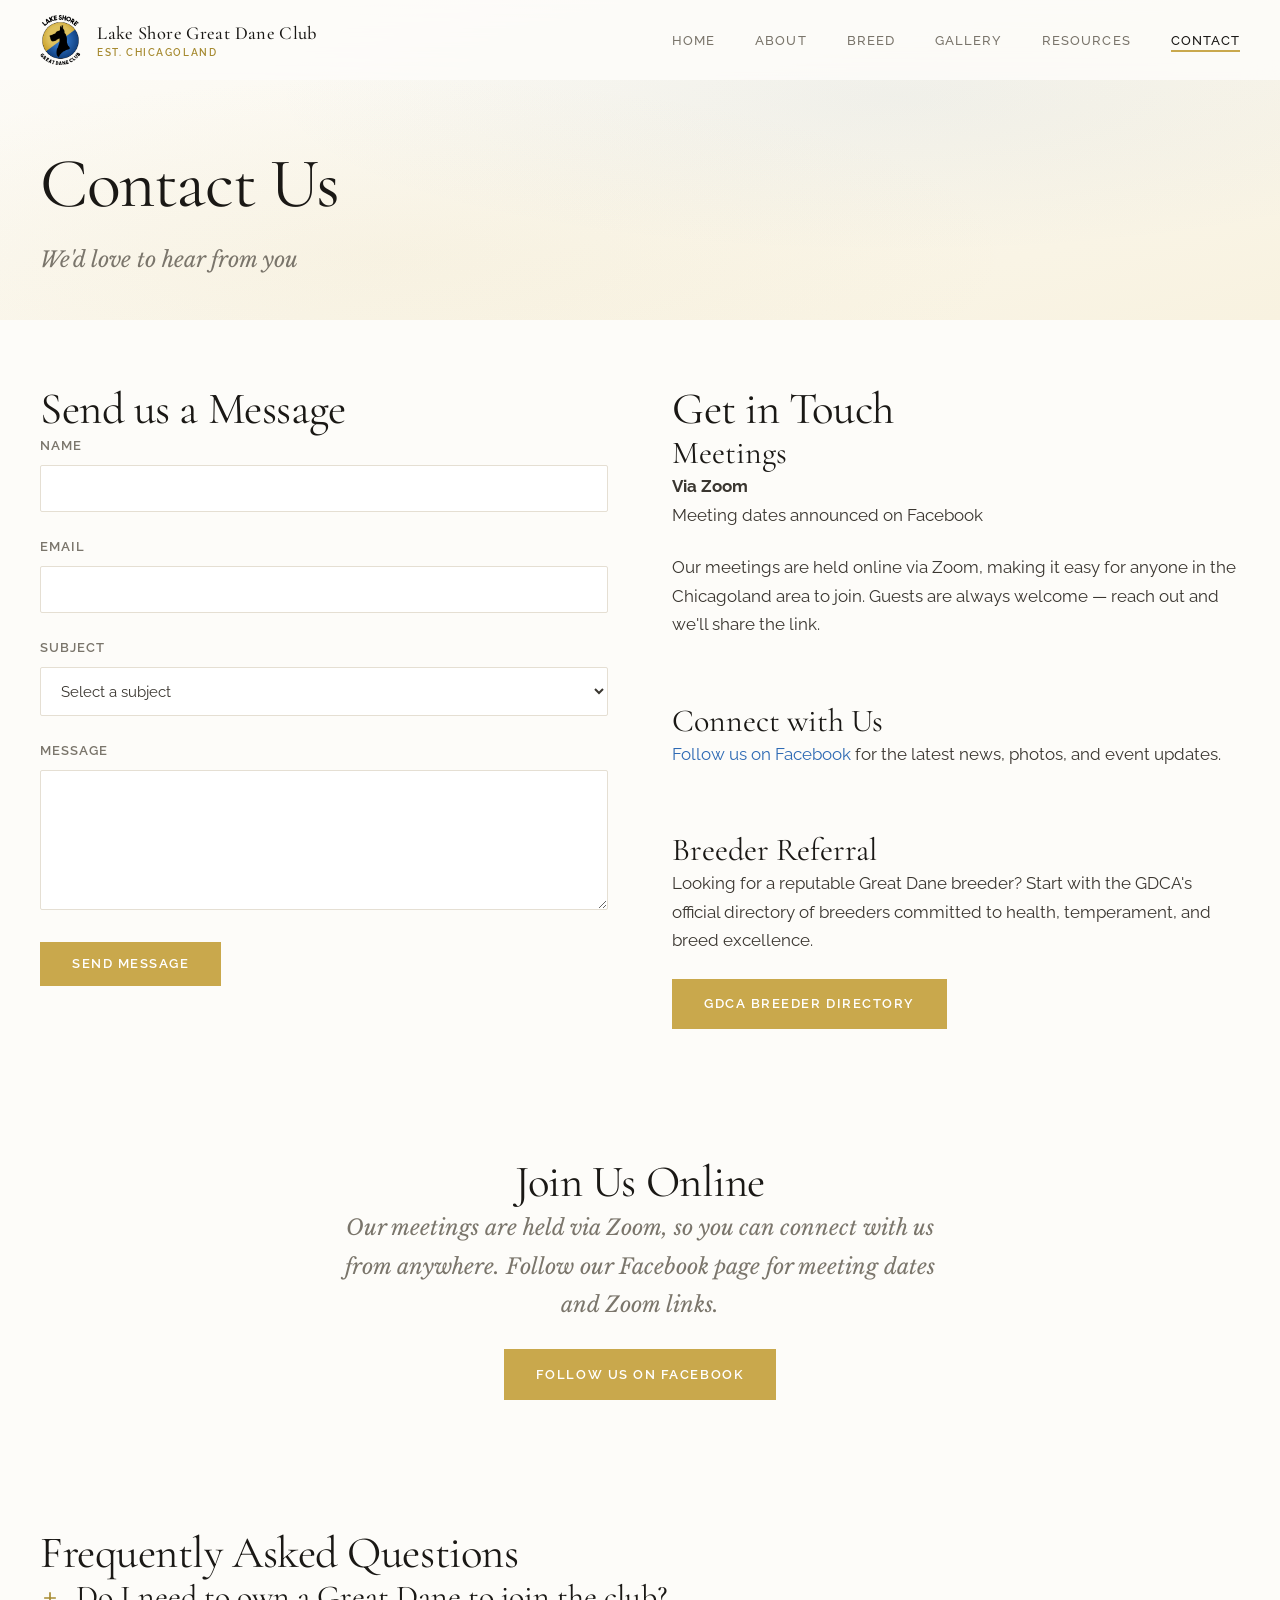
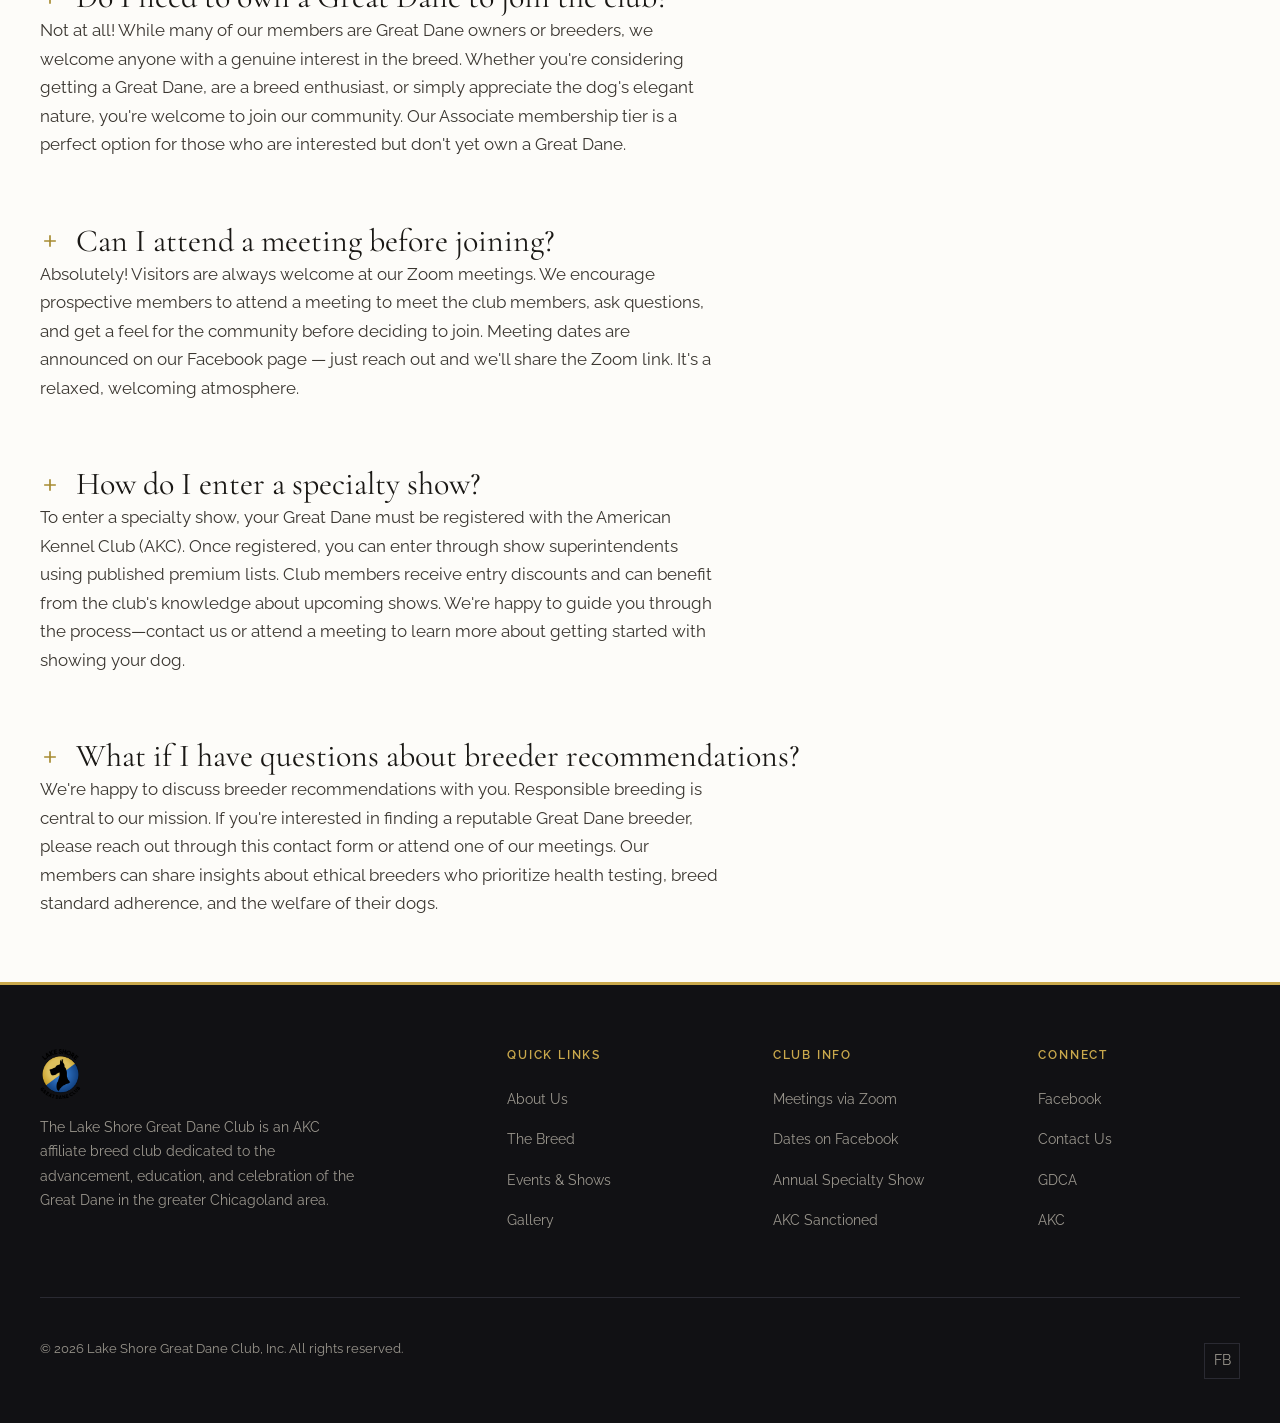
<file: deploy/contact.html>
<!DOCTYPE html>
<html lang="en">
<head>
    <meta charset="UTF-8">
    <meta name="viewport" content="width=device-width, initial-scale=1.0">
    <meta name="description" content="Get in touch with the Lake Shore Great Dane Club — reach out about membership, shows, breeder referrals, or general questions.">
    <meta property="og:type" content="website">
    <meta property="og:title" content="Contact Us - Lake Shore Great Dane Club">
    <meta property="og:description" content="Get in touch with the Lake Shore Great Dane Club — reach out about membership, shows, breeder referrals, or general questions.">
    <meta property="og:url" content="https://www.lakeshoregreatdaneclub.org/contact.html">
    <meta property="og:image" content="https://www.lakeshoregreatdaneclub.org/Lakeshore_logo_Final.png">
    <meta property="og:site_name" content="Lake Shore Great Dane Club">
    <meta name="twitter:card" content="summary_large_image">
    <meta name="twitter:title" content="Contact Us - Lake Shore Great Dane Club">
    <meta name="twitter:description" content="Get in touch with the Lake Shore Great Dane Club — reach out about membership, shows, breeder referrals, or general questions.">
    <meta name="twitter:image" content="https://www.lakeshoregreatdaneclub.org/Lakeshore_logo_Final.png">
    <title>Contact Us - Lake Shore Great Dane Club</title>
    <link rel="stylesheet" href="css/style.css">
</head>
<body>
    <!-- Navigation -->
    <nav class="nav" role="navigation">
      <div class="container">
        <a href="index.html" class="nav-logo" aria-label="Lake Shore Great Dane Club Home">
          <img src="Lakeshore_logo_Final.png" alt="Lake Shore Great Dane Club Logo" style="height:50px;width:auto;">
          <div class="nav-logo-text">Lake Shore Great Dane Club<span>Est. Chicagoland</span></div>
        </a>
        <ul class="nav-links">
          <li><a href="index.html">Home</a></li>
          <li class="nav-dropdown"><a href="#">About</a><ul class="nav-dropdown-menu"><li><a href="about.html">The Club</a></li><li><a href="events.html">Events</a></li><li><a href="membership.html">Membership</a></li><li><a href="specialties.html">Past Specialties</a></li></ul></li>
          <li><a href="breed.html">Breed</a></li>
          <li><a href="gallery.html">Gallery</a></li>
          <li class="nav-dropdown"><a href="#">Resources</a><ul class="nav-dropdown-menu"><li><a href="breeders.html">Club Breeder Directory</a></li><li><a href="health.html">Health Resources</a></li></ul></li>
          <li><a href="contact.html">Contact</a></li>
        </ul>
        <button class="nav-toggle" aria-label="Toggle navigation"><span></span><span></span><span></span></button>
      </div>
    </nav>
    <div class="mobile-menu">
      <a href="index.html">Home</a><a href="about.html">About</a><a href="breed.html">Breed</a>
      <a href="events.html">Events</a><a href="membership.html">Membership</a><a href="gallery.html">Gallery</a><a href="breeders.html">Breeder Directory</a>
      <a href="contact.html">Contact</a>
    </div>

    <!-- Hero Section -->
    <section class="page-hero">
        <div class="container">
            <div class="reveal">
                <h1>Contact Us</h1>
                <p class="lead">We'd love to hear from you</p>
            </div>
        </div>
    </section>

    <!-- Main Content -->
    <main>
        <!-- Contact Form & Info -->
        <section class="section">
            <div class="container">
                <div class="grid-2">
                    <!-- Contact Form -->
                    <div class="reveal">
                        <h2>Send us a Message</h2>
                        <form class="contact-form" action="#" method="POST">
                            <div class="form-group">
                                <label for="name" class="form-label">Name</label>
                                <input type="text" id="name" name="name" class="form-input" required>
                            </div>

                            <div class="form-group">
                                <label for="email" class="form-label">Email</label>
                                <input type="email" id="email" name="email" class="form-input" required>
                            </div>

                            <div class="form-group">
                                <label for="subject" class="form-label">Subject</label>
                                <select id="subject" name="subject" class="form-select" required>
                                    <option value="">Select a subject</option>
                                    <option value="general">General Inquiry</option>
                                    <option value="membership">Membership</option>
                                    <option value="shows">Shows & Events</option>
                                    <option value="breeder">Breeder Referral</option>
                                    <option value="other">Other</option>
                                </select>
                            </div>

                            <div class="form-group">
                                <label for="message" class="form-label">Message</label>
                                <textarea id="message" name="message" class="form-textarea" rows="6" required></textarea>
                            </div>

                            <button type="submit" class="btn btn-primary">Send Message</button>
                        </form>
                    </div>

                    <!-- Contact Info -->
                    <div class="reveal reveal-delay-1">
                        <h2>Get in Touch</h2>

                        <div style="margin-bottom:var(--space-xl);">
                            <h3>Meetings</h3>
                            <p>
                                <strong>Via Zoom</strong><br>
                                Meeting dates announced on Facebook
                            </p>
                            <p>Our meetings are held online via Zoom, making it easy for anyone in the Chicagoland area to join. Guests are always welcome — reach out and we'll share the link.</p>
                        </div>

                        <div style="margin-bottom:var(--space-xl);">
                            <h3>Connect with Us</h3>
                            <p><a href="https://www.facebook.com/profile.php?id=61561029067871" target="_blank" rel="noopener">Follow us on Facebook</a> for the latest news, photos, and event updates.</p>
                        </div>

                        <div>
                            <h3>Breeder Referral</h3>
                            <p>Looking for a reputable Great Dane breeder? Start with the GDCA's official directory of breeders committed to health, temperament, and breed excellence.</p>
                            <a href="https://gdca.org/breeder-directory/" target="_blank" rel="noopener" class="btn btn-primary">GDCA Breeder Directory</a>
                        </div>
                    </div>
                </div>
            </div>
        </section>

        <!-- Online Meeting Info -->
        <section class="section">
            <div class="container text-center">
                <h2 class="reveal">Join Us Online</h2>
                <div class="reveal reveal-delay-1">
                    <p class="lead" style="max-width:600px;margin:0 auto var(--space-md);">Our meetings are held via Zoom, so you can connect with us from anywhere. Follow our Facebook page for meeting dates and Zoom links.</p>
                    <a href="https://www.facebook.com/profile.php?id=61561029067871" target="_blank" rel="noopener" class="btn btn-primary">Follow Us on Facebook</a>
                </div>
            </div>
        </section>

        <!-- FAQ Section -->
        <section class="section">
            <div class="container">
                <h2 class="reveal">Frequently Asked Questions</h2>

                <div>
                    <!-- FAQ 1 -->
                    <div class="reveal" style="margin-bottom:var(--space-xl);">
                        <div class="faq-header">
                            <h3>Do I need to own a Great Dane to join the club?</h3>
                            <svg class="faq-icon" viewBox="0 0 24 24" xmlns="http://www.w3.org/2000/svg">
                                <path d="M19 13h-6v6h-2v-6H5v-2h6V5h2v6h6v2z" fill="currentColor"/>
                            </svg>
                        </div>
                        <div>
                            <p>Not at all! While many of our members are Great Dane owners or breeders, we welcome anyone with a genuine interest in the breed. Whether you're considering getting a Great Dane, are a breed enthusiast, or simply appreciate the dog's elegant nature, you're welcome to join our community. Our Associate membership tier is a perfect option for those who are interested but don't yet own a Great Dane.</p>
                        </div>
                    </div>

                    <!-- FAQ 2 -->
                    <div class="reveal reveal-delay-1" style="margin-bottom:var(--space-xl);">
                        <div class="faq-header">
                            <h3>Can I attend a meeting before joining?</h3>
                            <svg class="faq-icon" viewBox="0 0 24 24" xmlns="http://www.w3.org/2000/svg">
                                <path d="M19 13h-6v6h-2v-6H5v-2h6V5h2v6h6v2z" fill="currentColor"/>
                            </svg>
                        </div>
                        <div>
                            <p>Absolutely! Visitors are always welcome at our Zoom meetings. We encourage prospective members to attend a meeting to meet the club members, ask questions, and get a feel for the community before deciding to join. Meeting dates are announced on our Facebook page — just reach out and we'll share the Zoom link. It's a relaxed, welcoming atmosphere.</p>
                        </div>
                    </div>

                    <!-- FAQ 3 -->
                    <div class="reveal reveal-delay-2" style="margin-bottom:var(--space-xl);">
                        <div class="faq-header">
                            <h3>How do I enter a specialty show?</h3>
                            <svg class="faq-icon" viewBox="0 0 24 24" xmlns="http://www.w3.org/2000/svg">
                                <path d="M19 13h-6v6h-2v-6H5v-2h6V5h2v6h6v2z" fill="currentColor"/>
                            </svg>
                        </div>
                        <div>
                            <p>To enter a specialty show, your Great Dane must be registered with the American Kennel Club (AKC). Once registered, you can enter through show superintendents using published premium lists. Club members receive entry discounts and can benefit from the club's knowledge about upcoming shows. We're happy to guide you through the process—contact us or attend a meeting to learn more about getting started with showing your dog.</p>
                        </div>
                    </div>

                    <!-- FAQ 4 -->
                    <div class="reveal reveal-delay-3">
                        <div class="faq-header">
                            <h3>What if I have questions about breeder recommendations?</h3>
                            <svg class="faq-icon" viewBox="0 0 24 24" xmlns="http://www.w3.org/2000/svg">
                                <path d="M19 13h-6v6h-2v-6H5v-2h6V5h2v6h6v2z" fill="currentColor"/>
                            </svg>
                        </div>
                        <div>
                            <p>We're happy to discuss breeder recommendations with you. Responsible breeding is central to our mission. If you're interested in finding a reputable Great Dane breeder, please reach out through this contact form or attend one of our meetings. Our members can share insights about ethical breeders who prioritize health testing, breed standard adherence, and the welfare of their dogs.</p>
                        </div>
                    </div>
                </div>
            </div>
        </section>
    </main>

    <!-- Footer -->
    <footer class="footer">
      <div class="container">
        <div class="footer-grid">
          <div class="footer-brand">
            <img src="Lakeshore_logo_Final.png" alt="Lake Shore Great Dane Club Logo" style="height:50px;width:auto;">
            <p>The Lake Shore Great Dane Club is an AKC affiliate breed club dedicated to the advancement, education, and celebration of the Great Dane in the greater Chicagoland area.</p>
          </div>
          <div><h5>Quick Links</h5><ul class="footer-links"><li><a href="about.html">About Us</a></li><li><a href="breed.html">The Breed</a></li><li><a href="events.html">Events &amp; Shows</a></li><li><a href="gallery.html">Gallery</a></li></ul></div>
          <div><h5>Club Info</h5><ul class="footer-links"><li>Meetings via Zoom</li><li>Dates on Facebook</li><li>Annual Specialty Show</li><li>AKC Sanctioned</li></ul></div>
          <div><h5>Connect</h5><ul class="footer-links"><li><a href="https://www.facebook.com/profile.php?id=61561029067871" target="_blank" rel="noopener">Facebook</a></li><li><a href="contact.html">Contact Us</a></li><li><a href="https://gdca.org" target="_blank" rel="noopener">GDCA</a></li><li><a href="https://www.akc.org" target="_blank" rel="noopener">AKC</a></li></ul></div>
        </div>
        <div class="footer-bottom">
          <p>&copy; 2026 Lake Shore Great Dane Club, Inc. All rights reserved.</p>
          <div class="footer-social"><a href="https://www.facebook.com/profile.php?id=61561029067871" target="_blank" rel="noopener" aria-label="Facebook">FB</a></div>
        </div>
      </div>
    </footer>

    <script src="https://identity.netlify.com/v1/netlify-identity-widget.js"></script>
    <script>if(window.netlifyIdentity){window.netlifyIdentity.on("init",u=>{if(!u){window.netlifyIdentity.on("login",()=>{document.location.href="/admin/"})}})}</script>
    <script src="js/main.js"></script>
</body>
</html>
</file>
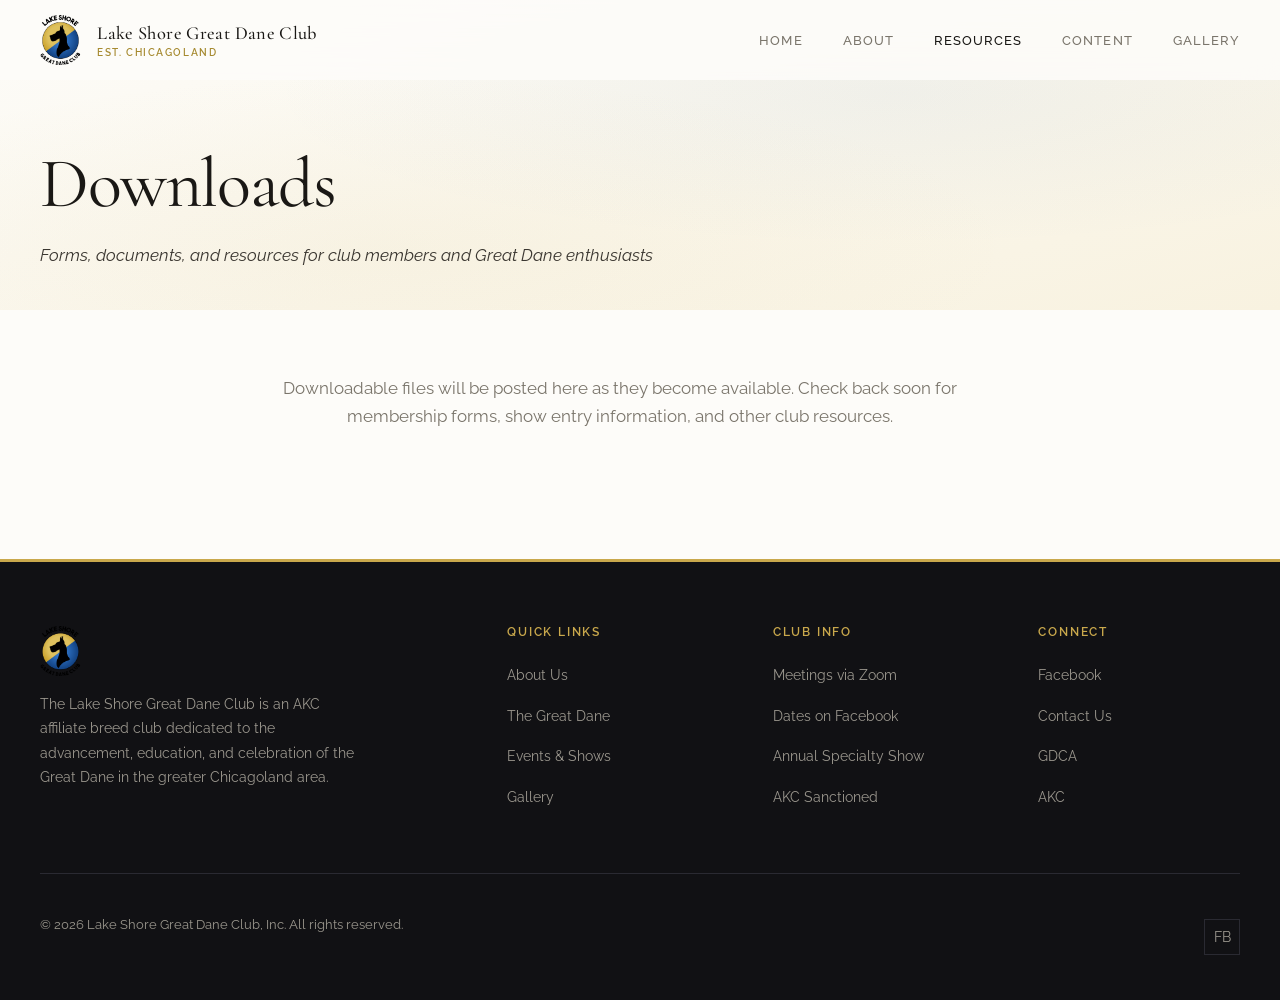
<file: deploy/downloads.html>
<!DOCTYPE html>
<html lang="en">
<head>
    <meta charset="UTF-8">
    <meta name="viewport" content="width=device-width, initial-scale=1.0">
    <meta name="description" content="Download forms, documents, and resources from the Lake Shore Great Dane Club.">
    <meta property="og:type" content="website">
    <meta property="og:title" content="Downloads - Lake Shore Great Dane Club">
    <meta property="og:description" content="Download forms, documents, and resources from the Lake Shore Great Dane Club.">
    <meta property="og:url" content="https://www.lakeshoregreatdaneclub.org/downloads.html">
    <meta property="og:image" content="https://www.lakeshoregreatdaneclub.org/Lakeshore_logo_Final.png">
    <meta property="og:site_name" content="Lake Shore Great Dane Club">
    <meta name="twitter:card" content="summary_large_image">
    <meta name="twitter:title" content="Downloads - Lake Shore Great Dane Club">
    <meta name="twitter:description" content="Download forms, documents, and resources from the Lake Shore Great Dane Club.">
    <meta name="twitter:image" content="https://www.lakeshoregreatdaneclub.org/Lakeshore_logo_Final.png">
    <title>Downloads - Lake Shore Great Dane Club</title>
    <link rel="stylesheet" href="css/style.css">
</head>
<body>
    <!-- Navigation -->
    <nav class="nav" role="navigation">
        <div class="container">
            <a href="index.html" class="nav-logo" aria-label="Lake Shore Great Dane Club Home">
                <img src="Lakeshore_logo_Final.png" alt="Lake Shore Great Dane Club Logo" style="height:50px;width:auto;">
                <div class="nav-logo-text">Lake Shore Great Dane Club<span>Est. Chicagoland</span></div>
            </a>
            <ul class="nav-links">
        <li><a href="index.html">Home</a></li>
        <li class="nav-dropdown"><a href="#">About</a><ul class="nav-dropdown-menu"><li><a href="about.html">The Club</a></li><li><a href="breed.html">The Great Dane</a></li><li><a href="events.html">Events</a></li><li><a href="membership.html">Membership</a></li><li><a href="specialties.html">Past Specialties</a></li></ul></li>
        <li class="nav-dropdown"><a href="#" class="active">Resources</a><ul class="nav-dropdown-menu"><li><a href="breeders.html">Club Breeder Directory</a></li><li><a href="health.html">Health Resources</a></li><li><a href="downloads.html" class="active">Downloads</a></li></ul></li>
        <li class="nav-dropdown"><a href="#">Content</a><ul class="nav-dropdown-menu"><li><a href="contact.html">Contact Us</a></li></ul></li>
        <li><a href="gallery.html">Gallery</a></li>
      </ul>
      <button class="nav-toggle" aria-label="Toggle navigation"><span></span><span></span><span></span></button>
        </div>
    </nav>
    <div class="mobile-menu">
    <a href="index.html">Home</a>
    <a href="about.html">The Club</a>
    <a href="breed.html">The Great Dane</a>
    <a href="events.html">Events</a>
    <a href="membership.html">Membership</a>
    <a href="specialties.html">Past Specialties</a>
    <a href="breeders.html">Breeder Directory</a>
    <a href="health.html">Health Resources</a>
    <a href="downloads.html" class="active">Downloads</a>
    <a href="contact.html">Contact</a>
    <a href="gallery.html">Gallery</a>
  </div>

    <!-- Page Hero -->
    <section class="page-hero">
        <div class="container">
            <h1 class="reveal">Downloads</h1>
            <p class="reveal"><em>Forms, documents, and resources for club members and Great Dane enthusiasts</em></p>
        </div>
    </section>

    <!-- Downloads Section -->
    <section class="section">
        <div class="container" style="max-width:800px;">
            <p class="reveal" style="text-align:center;color:var(--text-muted);margin-bottom:var(--space-xl);">
                Downloadable files will be posted here as they become available. Check back soon for membership forms, show entry information, and other club resources.
            </p>

            <!--
            <div class="card reveal" style="margin-bottom:var(--space-md);">
                <h3 class="card-title">Membership Application</h3>
                <p style="color:var(--text-muted);margin-bottom:var(--space-sm);">Download and complete the membership application to join the Lake Shore Great Dane Club.</p>
                <a href="#" class="btn btn-primary" style="display:inline-block;">Download PDF</a>
            </div>
            -->

        </div>
    </section>

    <!-- Footer -->
    <footer class="footer">
        <div class="container">
            <div class="footer-grid">
                <div class="footer-brand">
                    <img src="Lakeshore_logo_Final.png" alt="Lake Shore Great Dane Club Logo" style="height:50px;width:auto;">
                    <p>The Lake Shore Great Dane Club is an AKC affiliate breed club dedicated to the advancement, education, and celebration of the Great Dane in the greater Chicagoland area.</p>
                </div>
                <div><h5>Quick Links</h5><ul class="footer-links"><li><a href="about.html">About Us</a></li><li><a href="breed.html">The Great Dane</a></li><li><a href="events.html">Events &amp; Shows</a></li><li><a href="gallery.html">Gallery</a></li></ul></div>
                <div><h5>Club Info</h5><ul class="footer-links"><li>Meetings via Zoom</li><li>Dates on Facebook</li><li>Annual Specialty Show</li><li>AKC Sanctioned</li></ul></div>
                <div><h5>Connect</h5><ul class="footer-links"><li><a href="https://www.facebook.com/profile.php?id=61561029067871" target="_blank" rel="noopener">Facebook</a></li><li><a href="contact.html">Contact Us</a></li><li><a href="https://gdca.org" target="_blank" rel="noopener">GDCA</a></li><li><a href="https://www.akc.org" target="_blank" rel="noopener">AKC</a></li></ul></div>
            </div>
            <div class="footer-bottom">
                <p>&copy; 2026 Lake Shore Great Dane Club, Inc. All rights reserved.</p>
                <div class="footer-social"><a href="https://www.facebook.com/profile.php?id=61561029067871" target="_blank" rel="noopener" aria-label="Facebook">FB</a></div>
            </div>
        </div>
    </footer>

    <script src="https://identity.netlify.com/v1/netlify-identity-widget.js"></script>
    <script>if(window.netlifyIdentity){window.netlifyIdentity.on("init",u=>{if(!u){window.netlifyIdentity.on("login",()=>{document.location.href="/admin/"})}})}</script>
    <script src="js/main.js"></script>
</body>
</html>
</file>
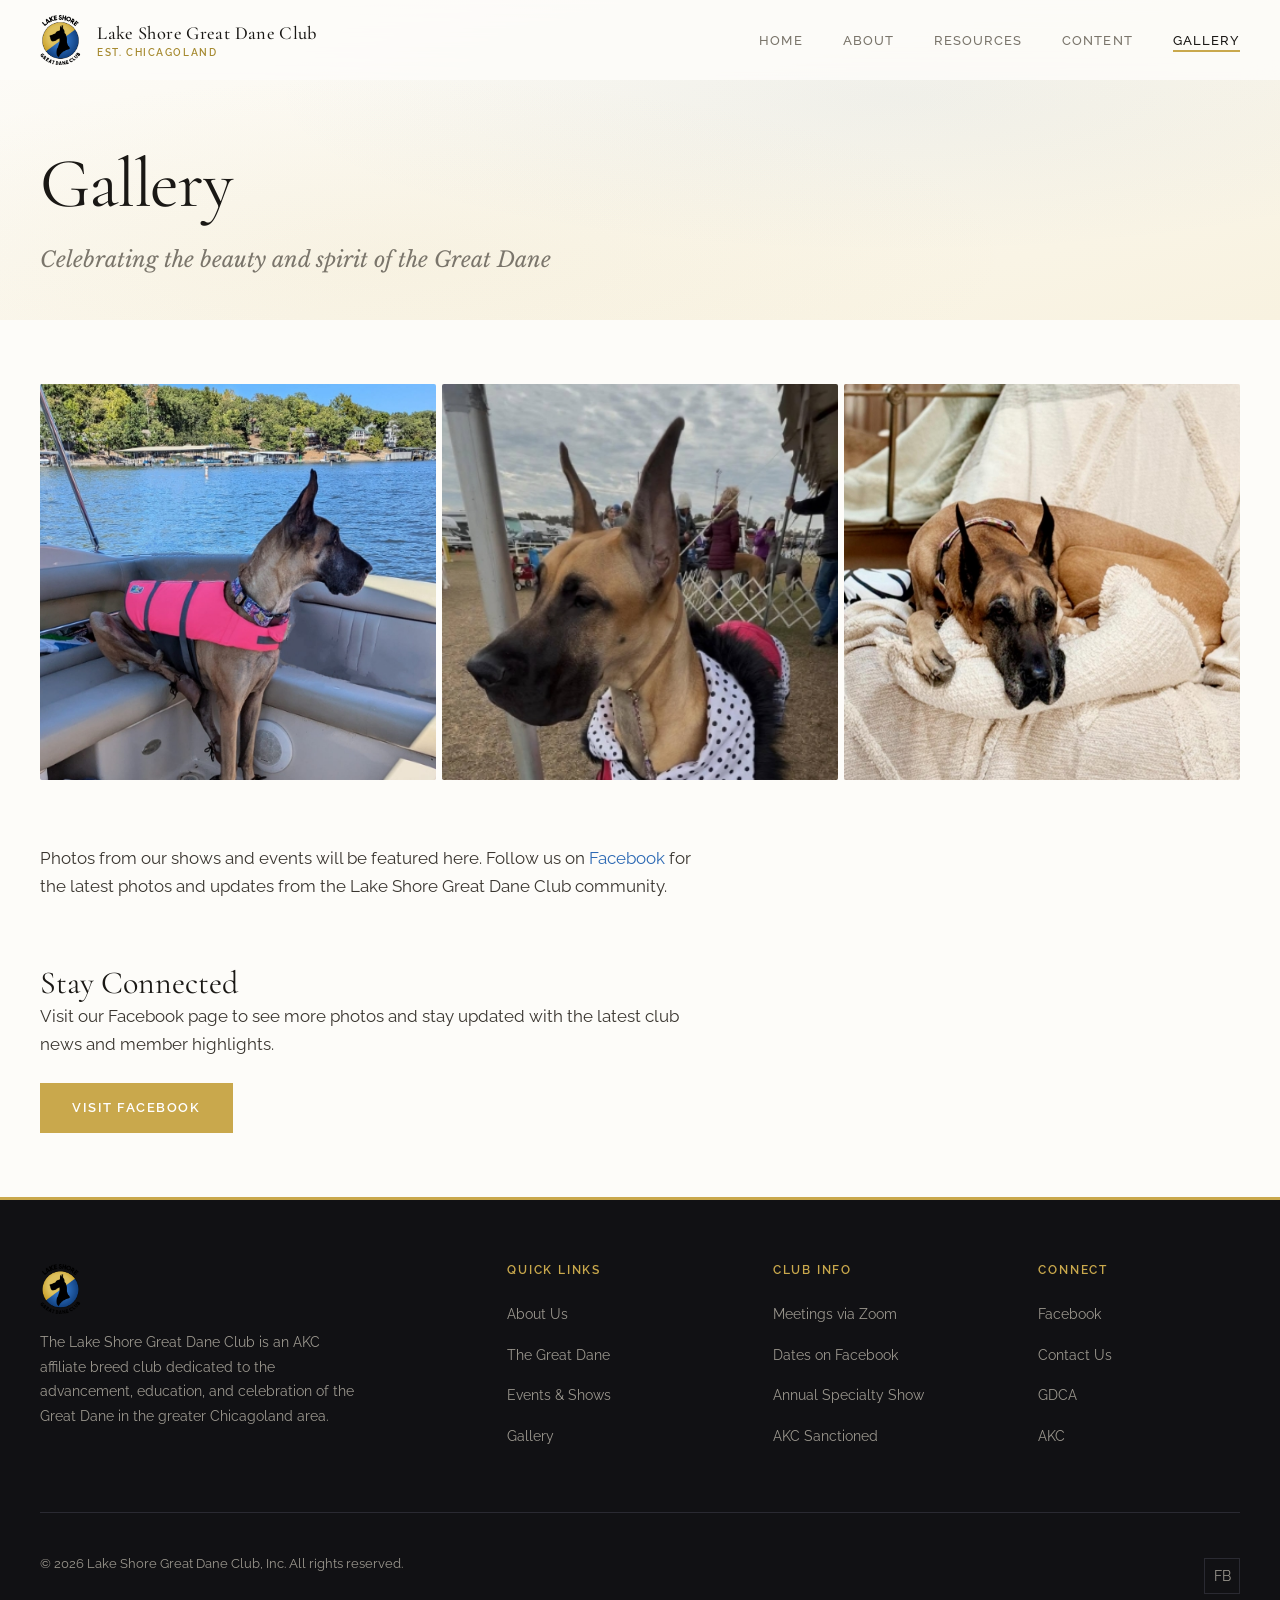
<file: deploy/gallery.html>
<!DOCTYPE html>
<html lang="en">
<head>
    <meta charset="UTF-8">
    <meta name="viewport" content="width=device-width, initial-scale=1.0">
    <meta name="description" content="Photos from Lake Shore Great Dane Club events, shows, and our community of Great Dane enthusiasts.">
    <meta property="og:type" content="website">
    <meta property="og:title" content="Gallery - Lake Shore Great Dane Club">
    <meta property="og:description" content="Photos from Lake Shore Great Dane Club events, shows, and our community of Great Dane enthusiasts.">
    <meta property="og:url" content="https://www.lakeshoregreatdaneclub.org/gallery.html">
    <meta property="og:image" content="https://www.lakeshoregreatdaneclub.org/Lakeshore_logo_Final.png">
    <meta property="og:site_name" content="Lake Shore Great Dane Club">
    <meta name="twitter:card" content="summary_large_image">
    <meta name="twitter:title" content="Gallery - Lake Shore Great Dane Club">
    <meta name="twitter:description" content="Photos from Lake Shore Great Dane Club events, shows, and our community of Great Dane enthusiasts.">
    <meta name="twitter:image" content="https://www.lakeshoregreatdaneclub.org/Lakeshore_logo_Final.png">
    <title>Gallery - Lake Shore Great Dane Club</title>
    <link rel="stylesheet" href="css/style.css">
</head>
<body>
    <!-- Navigation -->
    <nav class="nav" role="navigation">
      <div class="container">
        <a href="index.html" class="nav-logo" aria-label="Lake Shore Great Dane Club Home">
          <img src="Lakeshore_logo_Final.png" alt="Lake Shore Great Dane Club Logo" style="height:50px;width:auto;">
          <div class="nav-logo-text">Lake Shore Great Dane Club<span>Est. Chicagoland</span></div>
        </a>
        <ul class="nav-links">
        <li><a href="index.html">Home</a></li>
        <li class="nav-dropdown"><a href="#">About</a><ul class="nav-dropdown-menu"><li><a href="about.html">The Club</a></li><li><a href="breed.html">The Great Dane</a></li><li><a href="events.html">Events</a></li><li><a href="membership.html">Membership</a></li><li><a href="specialties.html">Past Specialties</a></li></ul></li>
        <li class="nav-dropdown"><a href="#">Resources</a><ul class="nav-dropdown-menu"><li><a href="breeders.html">Club Breeder Directory</a></li><li><a href="health.html">Health Resources</a></li><li><a href="downloads.html">Downloads</a></li></ul></li>
        <li class="nav-dropdown"><a href="#">Content</a><ul class="nav-dropdown-menu"><li><a href="contact.html">Contact Us</a></li></ul></li>
        <li><a href="gallery.html" class="active">Gallery</a></li>
      </ul>
      <button class="nav-toggle" aria-label="Toggle navigation"><span></span><span></span><span></span></button>
      </div>
    </nav>
    <div class="mobile-menu">
    <a href="index.html">Home</a>
    <a href="about.html">The Club</a>
    <a href="breed.html">The Great Dane</a>
    <a href="events.html">Events</a>
    <a href="membership.html">Membership</a>
    <a href="specialties.html">Past Specialties</a>
    <a href="breeders.html">Breeder Directory</a>
    <a href="health.html">Health Resources</a>
    <a href="downloads.html">Downloads</a>
    <a href="contact.html">Contact</a>
    <a href="gallery.html" class="active">Gallery</a>
  </div>

    <!-- Hero Section -->
    <section class="page-hero">
        <div class="container">
            <div class="reveal">
                <h1>Gallery</h1>
                <p class="lead">Celebrating the beauty and spirit of the Great Dane</p>
            </div>
        </div>
    </section>

    <!-- Main Content -->
    <main>
        <!-- Gallery Grid -->
        <section class="section">
            <div class="container">
                <div class="gallery-grid">
                    <div class="gallery-item reveal">
                        <img src="test 1.jpeg" alt="Great Dane on a boat">
                    </div>
                    <div class="gallery-item reveal reveal-delay-1">
                        <img src="test 2.jpeg" alt="Great Dane at a show">
                    </div>
                    <div class="gallery-item reveal reveal-delay-2">
                        <img src="test 3.jpeg" alt="Great Dane relaxing at home">
                    </div>
                </div>

                <!-- Gallery Note -->
                <div class="reveal" style="margin-top:var(--space-xl);">
                    <p>Photos from our shows and events will be featured here. Follow us on <a href="https://www.facebook.com/profile.php?id=61561029067871" target="_blank" rel="noopener">Facebook</a> for the latest photos and updates from the Lake Shore Great Dane Club community.</p>
                </div>

                <!-- CTA -->
                <div class="reveal" style="margin-top:var(--space-xl);">
                    <h3>Stay Connected</h3>
                    <p>Visit our Facebook page to see more photos and stay updated with the latest club news and member highlights.</p>
                    <a href="https://www.facebook.com/profile.php?id=61561029067871" target="_blank" rel="noopener" class="btn btn-primary">Visit Facebook</a>
                </div>
            </div>
        </section>
    </main>

    <!-- Footer -->
    <footer class="footer">
      <div class="container">
        <div class="footer-grid">
          <div class="footer-brand">
            <img src="Lakeshore_logo_Final.png" alt="Lake Shore Great Dane Club Logo" style="height:50px;width:auto;">
            <p>The Lake Shore Great Dane Club is an AKC affiliate breed club dedicated to the advancement, education, and celebration of the Great Dane in the greater Chicagoland area.</p>
          </div>
          <div><h5>Quick Links</h5><ul class="footer-links"><li><a href="about.html">About Us</a></li><li><a href="breed.html">The Great Dane</a></li><li><a href="events.html">Events &amp; Shows</a></li><li><a href="gallery.html">Gallery</a></li></ul></div>
          <div><h5>Club Info</h5><ul class="footer-links"><li>Meetings via Zoom</li><li>Dates on Facebook</li><li>Annual Specialty Show</li><li>AKC Sanctioned</li></ul></div>
          <div><h5>Connect</h5><ul class="footer-links"><li><a href="https://www.facebook.com/profile.php?id=61561029067871" target="_blank" rel="noopener">Facebook</a></li><li><a href="contact.html">Contact Us</a></li><li><a href="https://gdca.org" target="_blank" rel="noopener">GDCA</a></li><li><a href="https://www.akc.org" target="_blank" rel="noopener">AKC</a></li></ul></div>
        </div>
        <div class="footer-bottom">
          <p>&copy; 2026 Lake Shore Great Dane Club, Inc. All rights reserved.</p>
          <div class="footer-social"><a href="https://www.facebook.com/profile.php?id=61561029067871" target="_blank" rel="noopener" aria-label="Facebook">FB</a></div>
        </div>
      </div>
    </footer>

    <script src="https://identity.netlify.com/v1/netlify-identity-widget.js"></script>
    <script>if(window.netlifyIdentity){window.netlifyIdentity.on("init",u=>{if(!u){window.netlifyIdentity.on("login",()=>{document.location.href="/admin/"})}})}</script>
    <script src="js/main.js"></script>
</body>
</html>
</file>
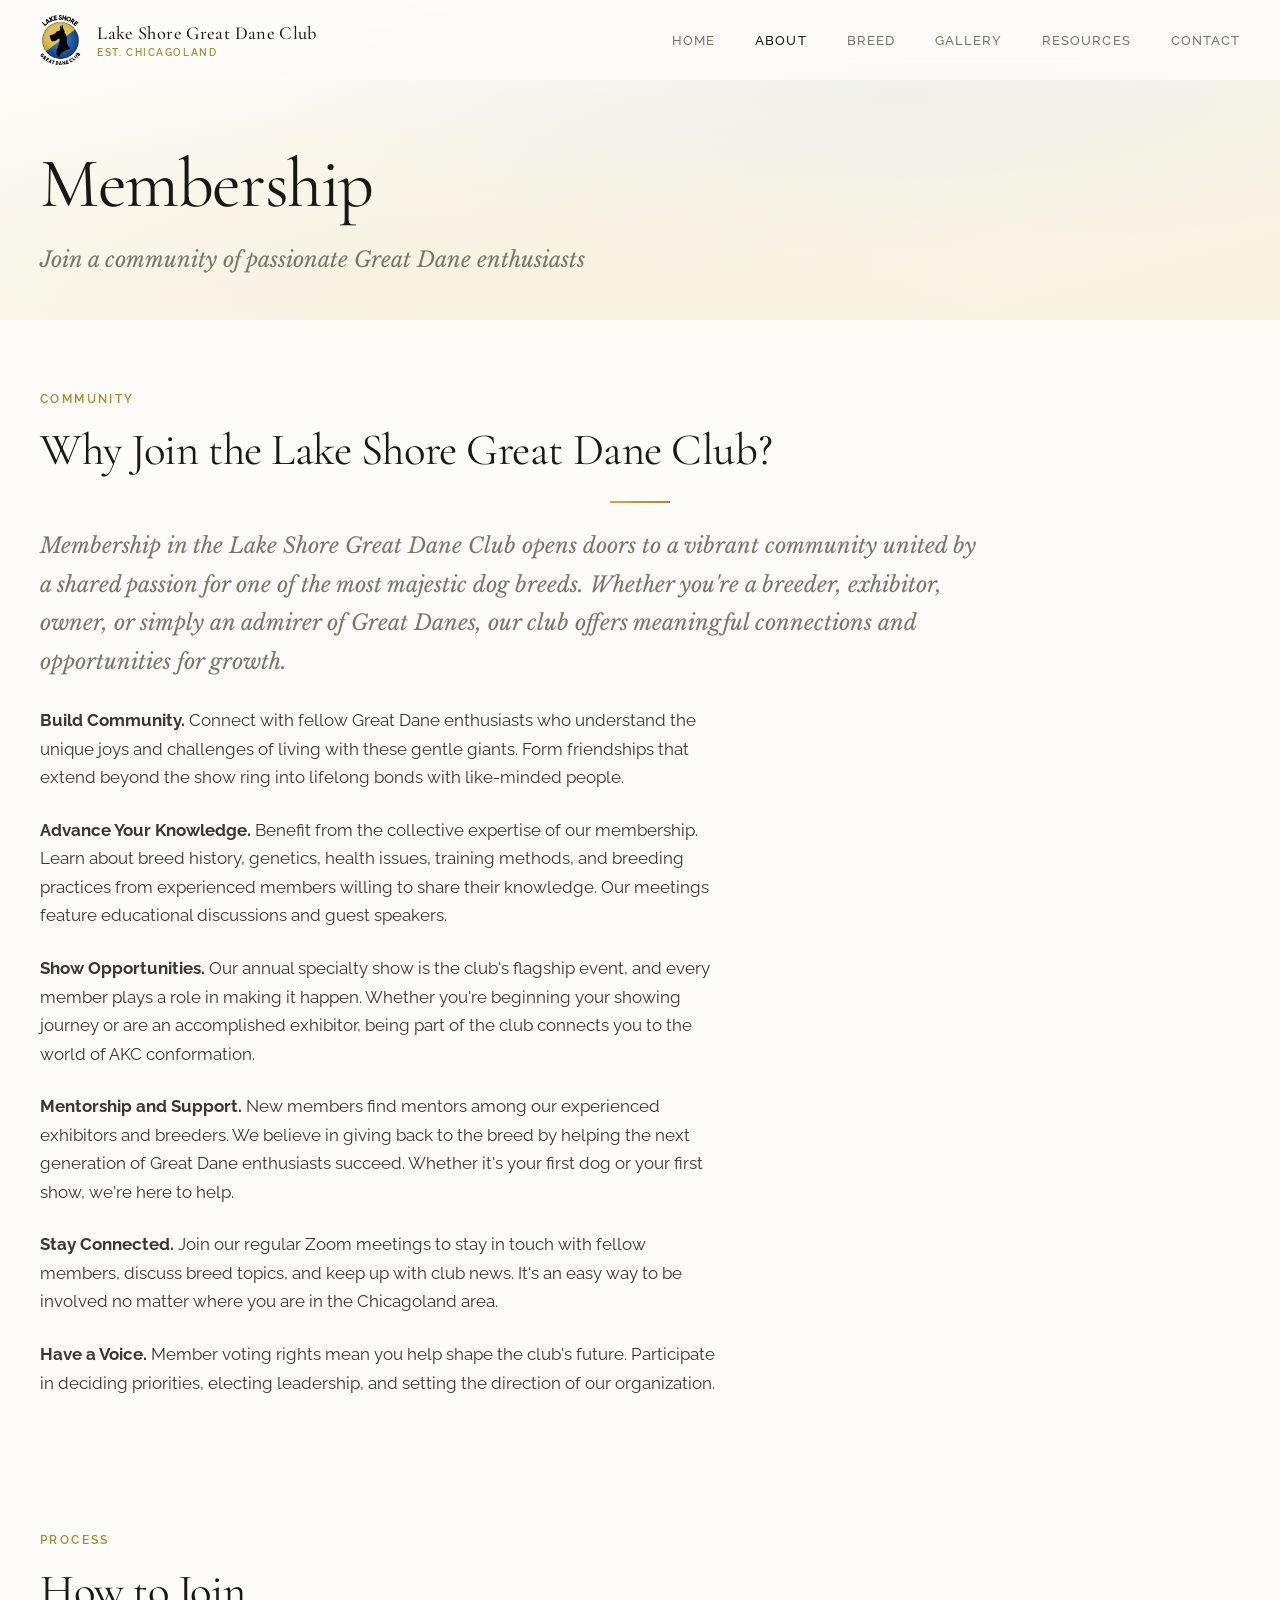
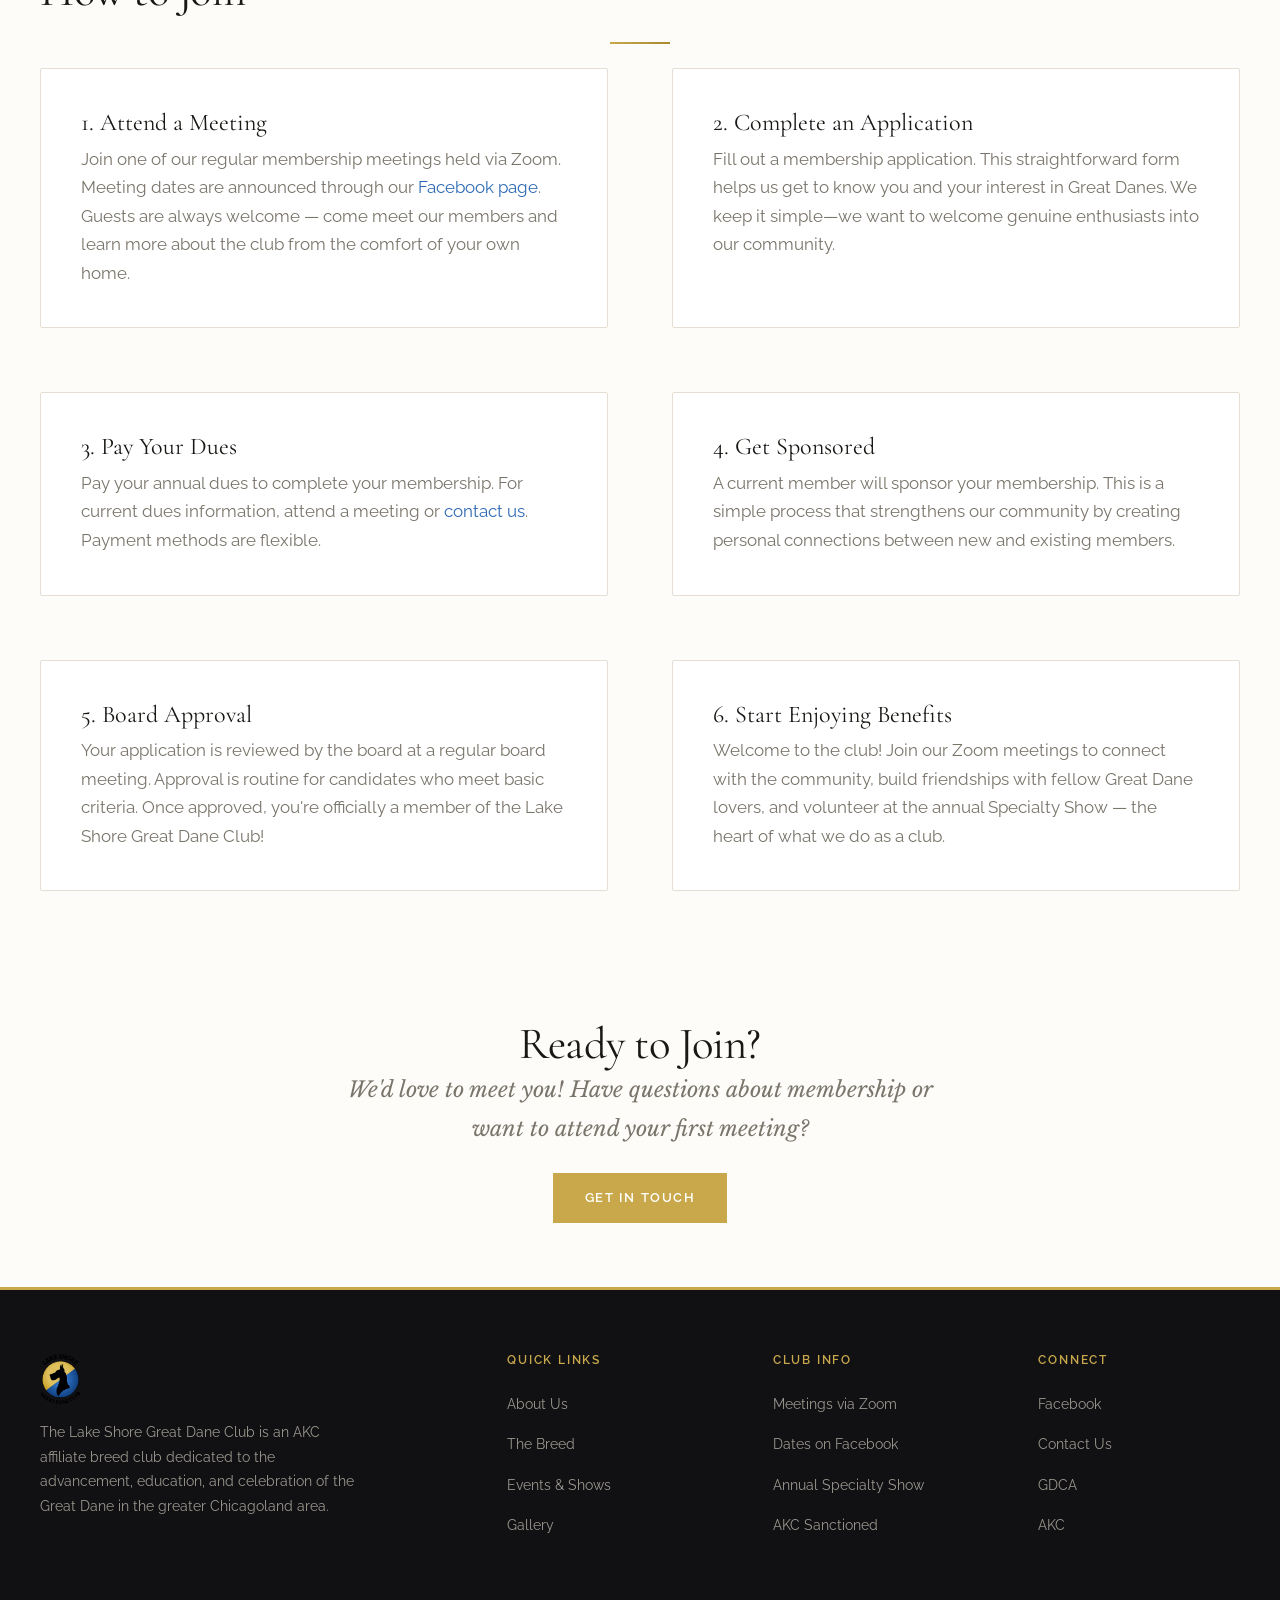
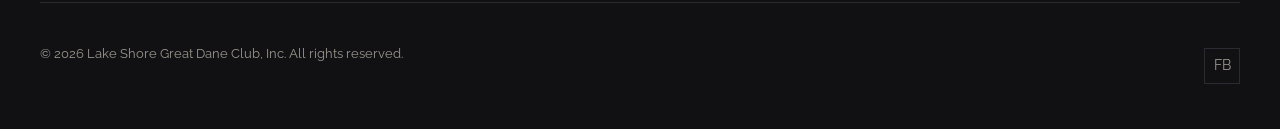
<file: deploy/membership.html>
<!DOCTYPE html>
<html lang="en">
<head>
    <meta charset="UTF-8">
    <meta name="viewport" content="width=device-width, initial-scale=1.0">
    <meta name="description" content="Join the Lake Shore Great Dane Club — connect with fellow Great Dane enthusiasts, attend shows, and support the breed.">
    <meta property="og:type" content="website">
    <meta property="og:title" content="Membership - Lake Shore Great Dane Club">
    <meta property="og:description" content="Join the Lake Shore Great Dane Club — connect with fellow Great Dane enthusiasts, attend shows, and support the breed.">
    <meta property="og:url" content="https://www.lakeshoregreatdaneclub.org/membership.html">
    <meta property="og:image" content="https://www.lakeshoregreatdaneclub.org/Lakeshore_logo_Final.png">
    <meta property="og:site_name" content="Lake Shore Great Dane Club">
    <meta name="twitter:card" content="summary_large_image">
    <meta name="twitter:title" content="Membership - Lake Shore Great Dane Club">
    <meta name="twitter:description" content="Join the Lake Shore Great Dane Club — connect with fellow Great Dane enthusiasts, attend shows, and support the breed.">
    <meta name="twitter:image" content="https://www.lakeshoregreatdaneclub.org/Lakeshore_logo_Final.png">
    <title>Membership - Lake Shore Great Dane Club</title>
    <link rel="stylesheet" href="css/style.css">
</head>
<body>
    <!-- Navigation -->
    <nav class="nav" role="navigation">
        <div class="container">
            <a href="index.html" class="nav-logo" aria-label="Lake Shore Great Dane Club Home">
                <img src="Lakeshore_logo_Final.png" alt="Lake Shore Great Dane Club Logo" style="height:50px;width:auto;">
                <div class="nav-logo-text">Lake Shore Great Dane Club<span>Est. Chicagoland</span></div>
            </a>
            <ul class="nav-links">
                <li><a href="index.html">Home</a></li>
                <li class="nav-dropdown"><a href="#" class="active">About</a><ul class="nav-dropdown-menu"><li><a href="about.html">The Club</a></li><li><a href="events.html">Events</a></li><li><a href="membership.html" class="active">Membership</a></li><li><a href="specialties.html">Past Specialties</a></li></ul></li>
                <li><a href="breed.html">Breed</a></li>
                <li><a href="gallery.html">Gallery</a></li>
                <li class="nav-dropdown"><a href="#">Resources</a><ul class="nav-dropdown-menu"><li><a href="breeders.html">Club Breeder Directory</a></li><li><a href="health.html">Health Resources</a></li></ul></li>
                <li><a href="contact.html">Contact</a></li>
            </ul>
            <button class="nav-toggle" aria-label="Toggle navigation"><span></span><span></span><span></span></button>
        </div>
    </nav>
    <div class="mobile-menu">
        <a href="index.html">Home</a><a href="about.html">About</a><a href="breed.html">Breed</a>
        <a href="events.html">Events</a><a href="membership.html" class="active">Membership</a><a href="gallery.html">Gallery</a><a href="breeders.html">Breeder Directory</a>
        <a href="contact.html">Contact</a>
    </div>

    <!-- Hero Section -->
    <section class="page-hero">
        <div class="container">
            <h1 class="reveal">Membership</h1>
            <p class="lead reveal">Join a community of passionate Great Dane enthusiasts</p>
        </div>
    </section>

    <!-- Main Content -->
    <main>
        <!-- Why Join Section -->
        <section class="section">
            <div class="container">
                <span class="section-label reveal">Community</span>
                <h2 class="reveal">Why Join the Lake Shore Great Dane Club?</h2>
                <div class="divider divider-center"></div>

                <div class="reveal">
                    <p class="lead">Membership in the Lake Shore Great Dane Club opens doors to a vibrant community united by a shared passion for one of the most majestic dog breeds. Whether you're a breeder, exhibitor, owner, or simply an admirer of Great Danes, our club offers meaningful connections and opportunities for growth.</p>

                    <p><strong>Build Community.</strong> Connect with fellow Great Dane enthusiasts who understand the unique joys and challenges of living with these gentle giants. Form friendships that extend beyond the show ring into lifelong bonds with like-minded people.</p>

                    <p><strong>Advance Your Knowledge.</strong> Benefit from the collective expertise of our membership. Learn about breed history, genetics, health issues, training methods, and breeding practices from experienced members willing to share their knowledge. Our meetings feature educational discussions and guest speakers.</p>

                    <p><strong>Show Opportunities.</strong> Our annual specialty show is the club's flagship event, and every member plays a role in making it happen. Whether you're beginning your showing journey or are an accomplished exhibitor, being part of the club connects you to the world of AKC conformation.</p>

                    <p><strong>Mentorship and Support.</strong> New members find mentors among our experienced exhibitors and breeders. We believe in giving back to the breed by helping the next generation of Great Dane enthusiasts succeed. Whether it's your first dog or your first show, we're here to help.</p>

                    <p><strong>Stay Connected.</strong> Join our regular Zoom meetings to stay in touch with fellow members, discuss breed topics, and keep up with club news. It's an easy way to be involved no matter where you are in the Chicagoland area.</p>

                    <p><strong>Have a Voice.</strong> Member voting rights mean you help shape the club's future. Participate in deciding priorities, electing leadership, and setting the direction of our organization.</p>
                </div>
            </div>
        </section>

        <!-- How to Join Section -->
        <section class="section">
            <div class="container">
                <span class="section-label reveal">Process</span>
                <h2 class="reveal">How to Join</h2>
                <div class="divider divider-center"></div>

                <div class="grid-2">
                    <div class="card reveal reveal-delay-1">
                        <h3 class="card-title">1. Attend a Meeting</h3>
                        <div class="card-text">
                            <p>Join one of our regular membership meetings held via Zoom. Meeting dates are announced through our <a href="https://www.facebook.com/profile.php?id=61561029067871" target="_blank" rel="noopener">Facebook page</a>. Guests are always welcome — come meet our members and learn more about the club from the comfort of your own home.</p>
                        </div>
                    </div>

                    <div class="card reveal reveal-delay-2">
                        <h3 class="card-title">2. Complete an Application</h3>
                        <div class="card-text">
                            <p>Fill out a membership application. This straightforward form helps us get to know you and your interest in Great Danes. We keep it simple—we want to welcome genuine enthusiasts into our community.</p>
                        </div>
                    </div>

                    <div class="card reveal reveal-delay-3">
                        <h3 class="card-title">3. Pay Your Dues</h3>
                        <div class="card-text">
                            <p>Pay your annual dues to complete your membership. For current dues information, attend a meeting or <a href="contact.html">contact us</a>. Payment methods are flexible.</p>
                        </div>
                    </div>

                    <div class="card reveal reveal-delay-4">
                        <h3 class="card-title">4. Get Sponsored</h3>
                        <div class="card-text">
                            <p>A current member will sponsor your membership. This is a simple process that strengthens our community by creating personal connections between new and existing members.</p>
                        </div>
                    </div>

                    <div class="card reveal reveal-delay-1">
                        <h3 class="card-title">5. Board Approval</h3>
                        <div class="card-text">
                            <p>Your application is reviewed by the board at a regular board meeting. Approval is routine for candidates who meet basic criteria. Once approved, you're officially a member of the Lake Shore Great Dane Club!</p>
                        </div>
                    </div>

                    <div class="card reveal reveal-delay-2">
                        <h3 class="card-title">6. Start Enjoying Benefits</h3>
                        <div class="card-text">
                            <p>Welcome to the club! Join our Zoom meetings to connect with the community, build friendships with fellow Great Dane lovers, and volunteer at the annual Specialty Show — the heart of what we do as a club.</p>
                        </div>
                    </div>
                </div>
            </div>
        </section>

        <!-- CTA Section -->
        <section class="section">
            <div class="container">
                <div class="text-center">
                    <h2 class="reveal">Ready to Join?</h2>
                    <p class="lead reveal" style="max-width:600px;margin-left:auto;margin-right:auto;">We'd love to meet you! Have questions about membership or want to attend your first meeting?</p>
                    <a href="contact.html" class="btn btn-primary reveal">Get in Touch</a>
                </div>
            </div>
        </section>
    </main>

    <!-- Footer -->
    <footer class="footer">
        <div class="container">
            <div class="footer-grid">
                <div class="footer-brand">
                    <img src="Lakeshore_logo_Final.png" alt="Lake Shore Great Dane Club Logo" style="height:50px;width:auto;">
                    <p>The Lake Shore Great Dane Club is an AKC affiliate breed club dedicated to the advancement, education, and celebration of the Great Dane in the greater Chicagoland area.</p>
                </div>
                <div><h5>Quick Links</h5><ul class="footer-links"><li><a href="about.html">About Us</a></li><li><a href="breed.html">The Breed</a></li><li><a href="events.html">Events &amp; Shows</a></li><li><a href="gallery.html">Gallery</a></li></ul></div>
                <div><h5>Club Info</h5><ul class="footer-links"><li>Meetings via Zoom</li><li>Dates on Facebook</li><li>Annual Specialty Show</li><li>AKC Sanctioned</li></ul></div>
                <div><h5>Connect</h5><ul class="footer-links"><li><a href="https://www.facebook.com/profile.php?id=61561029067871" target="_blank" rel="noopener">Facebook</a></li><li><a href="contact.html">Contact Us</a></li><li><a href="https://gdca.org" target="_blank" rel="noopener">GDCA</a></li><li><a href="https://www.akc.org" target="_blank" rel="noopener">AKC</a></li></ul></div>
            </div>
            <div class="footer-bottom">
                <p>&copy; 2026 Lake Shore Great Dane Club, Inc. All rights reserved.</p>
                <div class="footer-social"><a href="https://www.facebook.com/profile.php?id=61561029067871" target="_blank" rel="noopener" aria-label="Facebook">FB</a></div>
            </div>
        </div>
    </footer>

    <script src="https://identity.netlify.com/v1/netlify-identity-widget.js"></script>
    <script>if(window.netlifyIdentity){window.netlifyIdentity.on("init",u=>{if(!u){window.netlifyIdentity.on("login",()=>{document.location.href="/admin/"})}})}</script>
    <script src="js/main.js"></script>
</body>
</html>
</file>
<file: deploy/css/style.css>
/* =====================================================
   LAKE SHORE GREAT DANE CLUB — Design System
   LIGHT THEME — Warm, bright, refined
   Palette: Gold #C9A84C · Royal Blue #2E6AB4 · Black #0B0B0B
   ===================================================== */

/* --- Google Fonts --- */
@import url('https://fonts.googleapis.com/css2?family=Cormorant+Garamond:ital,wght@0,300;0,400;0,500;0,600;0,700;1,400;1,500&family=Raleway:wght@300;400;500;600;700&family=Libre+Baskerville:ital,wght@0,400;0,700;1,400&display=swap');

/* --- CSS Custom Properties --- */
:root {
  /* Brand */
  --gold:         #C9A84C;
  --gold-light:   #D9BE70;
  --gold-dark:    #A68A30;
  --gold-subtle:  #F8F2E0;
  --blue:         #2E6AB4;
  --blue-light:   #4A8AD6;
  --blue-dark:    #1D4F8A;
  --blue-subtle:  #EAF0F9;
  --black:        #0B0B0B;

  /* Light theme surfaces */
  --bg:           #FDFCF9;
  --bg-warm:      #F9F6F0;
  --surface:      #FFFFFF;
  --surface-alt:  #F5F1EA;
  --surface-raised: #FFFFFF;
  --border:       #E5DFD3;
  --border-light: #EDE9E0;

  /* Text on light */
  --text:         #3A3630;
  --text-muted:   #7A756B;
  --heading:      #1A1815;
  --cream:        #1A1815;
  --white:        #FDFCF9;

  /* Dark footer */
  --footer-bg:    #111114;
  --footer-surface: #1A1A1E;
  --footer-border: #2A2A32;
  --footer-text:  #E8E4DC;
  --footer-muted: #9B978E;

  /* Typography */
  --font-display: 'Cormorant Garamond', 'Georgia', serif;
  --font-body:    'Raleway', 'Helvetica Neue', sans-serif;
  --font-accent:  'Libre Baskerville', 'Georgia', serif;

  /* Spacing */
  --space-xs:  0.5rem;
  --space-sm:  1rem;
  --space-md:  1.5rem;
  --space-lg:  2.5rem;
  --space-xl:  4rem;
  --space-2xl: 6rem;
  --space-3xl: 8rem;

  /* Layout */
  --max-width:  1280px;
  --nav-height: 80px;

  /* Transitions */
  --ease-out: cubic-bezier(0.22, 1, 0.36, 1);
  --ease-in-out: cubic-bezier(0.65, 0, 0.35, 1);
}

/* --- Reset & Base --- */
*, *::before, *::after {
  margin: 0;
  padding: 0;
  box-sizing: border-box;
}

html {
  scroll-behavior: smooth;
  font-size: 16px;
  -webkit-font-smoothing: antialiased;
  -moz-osx-font-smoothing: grayscale;
}

body {
  font-family: var(--font-body);
  font-weight: 400;
  line-height: 1.7;
  color: var(--text);
  background-color: var(--bg);
  overflow-x: hidden;
}

img {
  max-width: 100%;
  height: auto;
  display: block;
}

a {
  color: var(--blue);
  text-decoration: none;
  transition: color 0.3s var(--ease-out);
}

a:hover {
  color: var(--gold-dark);
}

::selection {
  background: var(--gold);
  color: var(--white);
}

/* --- Typography --- */
h1, h2, h3, h4, h5 {
  font-family: var(--font-display);
  font-weight: 400;
  line-height: 1.15;
  color: var(--heading);
}

h1 {
  font-size: clamp(2.8rem, 5.5vw, 5rem);
  letter-spacing: -0.02em;
}

h2 {
  font-size: clamp(2rem, 3.5vw, 3.2rem);
  letter-spacing: -0.01em;
}

h3 {
  font-size: clamp(1.4rem, 2.5vw, 2rem);
}

h4 {
  font-size: clamp(1.1rem, 1.5vw, 1.4rem);
  font-weight: 500;
}

p {
  font-size: 1.05rem;
  max-width: 68ch;
  margin-bottom: var(--space-md);
}

p:last-child {
  margin-bottom: 0;
}

.lead {
  font-family: var(--font-accent);
  font-size: clamp(1.15rem, 1.8vw, 1.35rem);
  font-style: italic;
  color: var(--text-muted);
  line-height: 1.8;
}

.section-label {
  font-family: var(--font-body);
  font-size: 0.75rem;
  font-weight: 600;
  letter-spacing: 0.2em;
  text-transform: uppercase;
  color: var(--gold-dark);
  margin-bottom: var(--space-sm);
  display: inline-block;
}

.gold-text { color: var(--gold-dark); }
.blue-text { color: var(--blue); }

/* --- Decorative Elements --- */
.divider {
  width: 60px;
  height: 2px;
  background: linear-gradient(90deg, var(--gold), var(--gold-dark));
  margin: var(--space-md) 0;
}

.divider-center {
  margin-left: auto;
  margin-right: auto;
}

.ornament {
  display: flex;
  align-items: center;
  gap: var(--space-sm);
  margin: var(--space-lg) 0;
}

.ornament::before,
.ornament::after {
  content: '';
  flex: 1;
  height: 1px;
  background: linear-gradient(90deg, transparent, var(--border), transparent);
}

.ornament-icon {
  color: var(--gold);
  font-size: 0.85rem;
}

/* --- Layout --- */
.container {
  width: 100%;
  max-width: var(--max-width);
  margin: 0 auto;
  padding: 0 var(--space-lg);
}

.section {
  padding: var(--space-xl) 0;
}

.section-sm {
  padding: var(--space-xl) 0;
}

.grid-2 {
  display: grid;
  grid-template-columns: repeat(2, 1fr);
  gap: var(--space-xl);
  align-items: stretch;
}

.grid-3 {
  display: grid;
  grid-template-columns: repeat(3, 1fr);
  gap: var(--space-lg);
}

.grid-4 {
  display: grid;
  grid-template-columns: repeat(4, 1fr);
  gap: var(--space-md);
}

.text-center { text-align: center; }

/* --- Navigation --- */
.nav {
  position: fixed;
  top: 0;
  left: 0;
  right: 0;
  z-index: 1000;
  height: var(--nav-height);
  display: flex;
  align-items: center;
  background: rgba(253, 252, 249, 0.85);
  backdrop-filter: blur(16px);
  -webkit-backdrop-filter: blur(16px);
  transition: background 0.4s var(--ease-out), box-shadow 0.4s var(--ease-out);
}

.nav.scrolled {
  background: rgba(253, 252, 249, 0.97);
  box-shadow: 0 1px 0 var(--border);
}

.nav .container {
  display: flex;
  align-items: center;
  justify-content: space-between;
}

.nav-logo {
  display: flex;
  align-items: center;
  gap: var(--space-sm);
}

.nav-logo svg {
  width: 48px;
  height: 48px;
}

.nav-logo-text {
  font-family: var(--font-display);
  font-size: 1.15rem;
  font-weight: 500;
  color: var(--heading);
  letter-spacing: 0.02em;
  line-height: 1.2;
}

.nav-logo-text span {
  display: block;
  font-size: 0.65rem;
  font-family: var(--font-body);
  font-weight: 600;
  letter-spacing: 0.15em;
  text-transform: uppercase;
  color: var(--gold-dark);
  margin-top: 2px;
}

.nav-links {
  display: flex;
  align-items: center;
  gap: var(--space-lg);
  list-style: none;
}

.nav-links a {
  font-size: 0.82rem;
  font-weight: 500;
  letter-spacing: 0.08em;
  text-transform: uppercase;
  color: var(--text-muted);
  transition: color 0.3s var(--ease-out);
  position: relative;
}

.nav-links a::after {
  content: '';
  position: absolute;
  bottom: -4px;
  left: 0;
  width: 0;
  height: 2px;
  background: var(--gold);
  transition: width 0.3s var(--ease-out);
}

.nav-links a:hover,
.nav-links a.active {
  color: var(--heading);
}

.nav-links a:hover::after,
.nav-links a.active::after {
  width: 100%;
}

/* Nav Dropdown */
.nav-dropdown {
  position: relative;
}

.nav-dropdown > a {
  cursor: default;
  pointer-events: auto;
}

.nav-dropdown > a::after {
  display: none !important;
}

.nav-dropdown-menu {
  display: none;
  position: absolute;
  top: 100%;
  left: 50%;
  transform: translateX(-50%);
  background: var(--surface);
  border: 1px solid var(--border);
  border-radius: 6px;
  box-shadow: 0 8px 24px rgba(0,0,0,0.10);
  min-width: 190px;
  padding: 0.4rem 0;
  padding-top: 0.6rem;
  z-index: 1000;
  list-style: none;
  margin: 0;
}

/* Invisible bridge so mouse can travel from link to dropdown */
.nav-dropdown::after {
  content: '';
  position: absolute;
  top: 100%;
  left: 0;
  width: 100%;
  height: 12px;
  display: none;
}

.nav-dropdown:hover::after {
  display: block;
}

.nav-dropdown:hover .nav-dropdown-menu {
  display: block;
}

.nav-dropdown-menu li {
  padding: 0;
}

.nav-dropdown-menu a {
  display: block;
  padding: 0.55rem 1.25rem;
  font-size: 0.85rem;
  color: var(--text);
  text-decoration: none;
  white-space: nowrap;
  transition: background 0.2s, color 0.2s;
}

.nav-dropdown-menu a::after {
  display: none !important;
}

.nav-dropdown-menu a:hover,
.nav-dropdown-menu a.active {
  background: var(--gold-subtle);
  color: var(--gold-dark);
}

/* Mobile Nav Toggle */
.nav-toggle {
  display: none;
  flex-direction: column;
  gap: 5px;
  cursor: pointer;
  background: none;
  border: none;
  padding: 8px;
}

.nav-toggle span {
  display: block;
  width: 24px;
  height: 1.5px;
  background: var(--heading);
  transition: all 0.3s var(--ease-out);
}

.nav-toggle.open span:nth-child(1) {
  transform: rotate(45deg) translate(4px, 5px);
}

.nav-toggle.open span:nth-child(2) {
  opacity: 0;
}

.nav-toggle.open span:nth-child(3) {
  transform: rotate(-45deg) translate(4px, -5px);
}

/* --- Buttons --- */
.btn {
  display: inline-flex;
  align-items: center;
  gap: 0.5rem;
  font-family: var(--font-body);
  font-size: 0.8rem;
  font-weight: 600;
  letter-spacing: 0.12em;
  text-transform: uppercase;
  padding: 0.9rem 2rem;
  border: none;
  cursor: pointer;
  transition: all 0.35s var(--ease-out);
}

.btn-primary {
  background: var(--gold);
  color: #fff;
}

.btn-primary:hover {
  background: var(--gold-dark);
  color: #fff;
  transform: translateY(-2px);
  box-shadow: 0 8px 25px rgba(201, 168, 76, 0.3);
}

.btn-blue {
  background: var(--blue);
  color: #fff;
}

.btn-blue:hover {
  background: var(--blue-dark);
  color: #fff;
  transform: translateY(-2px);
  box-shadow: 0 8px 25px rgba(46, 106, 180, 0.3);
}

.btn-outline {
  background: transparent;
  color: var(--blue);
  border: 1.5px solid var(--blue);
}

.btn-outline:hover {
  background: var(--blue);
  color: #fff;
  transform: translateY(-2px);
}

.btn-ghost {
  background: transparent;
  color: var(--heading);
  padding: 0.5rem 0;
  letter-spacing: 0.08em;
}

.btn-ghost::after {
  content: ' \2192';
  transition: transform 0.3s var(--ease-out);
  display: inline-block;
}

.btn-ghost:hover {
  color: var(--gold-dark);
}

.btn-ghost:hover::after {
  transform: translateX(4px);
}

/* --- Cards --- */
.card {
  background: var(--surface);
  border: 1px solid var(--border);
  padding: var(--space-lg);
  border-radius: 2px;
  transition: all 0.4s var(--ease-out);
  display: flex;
  flex-direction: column;
}

.card:hover {
  border-color: var(--gold);
  transform: translateY(-4px);
  box-shadow: 0 12px 40px rgba(0, 0, 0, 0.08);
}

.card-title {
  font-family: var(--font-display);
  font-size: 1.5rem;
  margin-bottom: var(--space-xs);
  color: var(--heading);
}

.card-text {
  color: var(--text-muted);
  font-size: 0.95rem;
  line-height: 1.7;
}

/* --- Slideshow --- */
.slideshow {
  background: var(--surface);
}

.slideshow-slide {
  position: absolute;
  inset: 0;
  width: 100%;
  height: 100%;
  object-fit: cover;
  object-position: top center;
  opacity: 0;
  animation: slideFade 12s infinite;
}

@keyframes slideFade {
  0%   { opacity: 0; }
  5%   { opacity: 1; }
  33%  { opacity: 1; }
  38%  { opacity: 0; }
  100% { opacity: 0; }
}

/* --- FAQ --- */
.faq-header {
  display: flex;
  flex-direction: row-reverse;
  align-items: center;
  gap: var(--space-sm);
}

.faq-header h3 {
  margin: 0;
  flex: 1;
}

.faq-icon {
  width: 1.25rem;
  height: 1.25rem;
  flex-shrink: 0;
  color: var(--gold-dark);
}

/* --- Hero Section --- */
.hero {
  position: relative;
  min-height: 100vh;
  display: flex;
  align-items: center;
  overflow: hidden;
  padding-top: var(--nav-height);
  padding-bottom: var(--space-xl);
  background: linear-gradient(165deg, var(--bg) 0%, var(--bg-warm) 40%, var(--gold-subtle) 100%);
}

.hero-bg {
  position: absolute;
  inset: 0;
  z-index: 0;
}

.hero-bg::before {
  content: '';
  position: absolute;
  inset: 0;
  background:
    radial-gradient(ellipse at 75% 20%, rgba(46, 106, 180, 0.07) 0%, transparent 50%),
    radial-gradient(ellipse at 20% 80%, rgba(201, 168, 76, 0.08) 0%, transparent 50%);
  z-index: 1;
}

.hero-bg-pattern {
  position: absolute;
  inset: 0;
  opacity: 0.025;
  background-image:
    repeating-linear-gradient(0deg, transparent, transparent 60px, rgba(201,168,76,0.4) 60px, rgba(201,168,76,0.4) 61px),
    repeating-linear-gradient(90deg, transparent, transparent 60px, rgba(201,168,76,0.4) 60px, rgba(201,168,76,0.4) 61px);
}

.hero-content {
  position: relative;
  z-index: 2;
}

.hero-split {
  display: flex;
  align-items: center;
  justify-content: space-between;
  gap: var(--space-xl);
}

.hero-text {
  flex: 1;
  min-width: 0;
}

.hero h1 {
  margin-bottom: var(--space-md);
  color: var(--heading);
}

.hero .lead {
  margin-bottom: var(--space-lg);
  max-width: 580px;
}

.hero-actions {
  display: flex;
  gap: var(--space-md);
  flex-wrap: wrap;
}

.hero-logo-wrap {
  flex-shrink: 0;
  display: flex;
  align-items: center;
  justify-content: center;
  margin-right: var(--space-2xl);
  opacity: 0;
  animation: fadeUp 0.8s var(--ease-out) 0.2s forwards;
}

.hero-logo {
  width: 280px;
  height: auto;
  filter: drop-shadow(0 8px 24px rgba(0,0,0,0.08));
}

/* --- Page Hero (inner pages) --- */
.page-hero {
  padding: calc(var(--nav-height) + var(--space-xl)) 0 var(--space-lg);
  position: relative;
  overflow: hidden;
  background: linear-gradient(165deg, var(--bg) 0%, var(--gold-subtle) 100%);
}

.page-hero::before {
  content: '';
  position: absolute;
  inset: 0;
  background:
    radial-gradient(ellipse at 70% 30%, rgba(46, 106, 180, 0.05) 0%, transparent 50%),
    radial-gradient(ellipse at 30% 80%, rgba(201, 168, 76, 0.06) 0%, transparent 50%);
}

.page-hero .container {
  position: relative;
  z-index: 1;
}

.page-hero h1 {
  margin-bottom: var(--space-sm);
  color: var(--heading);
}

.page-hero .lead {
  max-width: 600px;
}

/* --- Footer (DARK for contrast) --- */
.footer {
  background: var(--footer-bg);
  border-top: 3px solid var(--gold);
  padding: var(--space-xl) 0 var(--space-lg);
}

.footer-grid {
  display: grid;
  grid-template-columns: 2fr 1fr 1fr 1fr;
  gap: var(--space-xl);
  margin-bottom: var(--space-xl);
}

.footer-brand p {
  color: var(--footer-muted);
  font-size: 0.9rem;
  margin-top: var(--space-sm);
  max-width: 320px;
}

.footer h5 {
  font-family: var(--font-body);
  font-size: 0.75rem;
  font-weight: 600;
  letter-spacing: 0.15em;
  text-transform: uppercase;
  color: var(--gold);
  margin-bottom: var(--space-md);
}

.footer-links {
  list-style: none;
  display: flex;
  flex-direction: column;
  gap: var(--space-sm);
  color: var(--footer-muted);
  font-size: 0.9rem;
}

.footer-links a {
  font-size: 0.9rem;
  color: var(--footer-muted);
}

.footer-links a:hover {
  color: var(--footer-text);
}

.footer-bottom {
  display: flex;
  justify-content: space-between;
  align-items: center;
  padding-top: var(--space-lg);
  border-top: 1px solid var(--footer-border);
}

.footer-bottom p {
  font-size: 0.8rem;
  color: var(--footer-muted);
}

.footer-social {
  display: flex;
  gap: var(--space-sm);
}

.footer-social a {
  display: flex;
  align-items: center;
  justify-content: center;
  width: 36px;
  height: 36px;
  border: 1px solid var(--footer-border);
  color: var(--footer-muted);
  font-size: 0.9rem;
  transition: all 0.3s var(--ease-out);
}

.footer-social a:hover {
  border-color: var(--gold);
  color: var(--gold);
}

/* --- Feature Row --- */
.feature-row {
  display: grid;
  grid-template-columns: repeat(3, 1fr);
  background: var(--surface);
  border-top: 1px solid var(--border);
  border-bottom: 1px solid var(--border);
}

.feature-item {
  padding: var(--space-xl) var(--space-lg);
  border-right: 1px solid var(--border);
  transition: background 0.3s var(--ease-out);
}

.feature-item:last-child {
  border-right: none;
}

.feature-item:hover {
  background: var(--gold-subtle);
}

.feature-icon {
  font-size: 1.8rem;
  margin-bottom: var(--space-sm);
  display: block;
  color: var(--gold-dark);
}

.feature-item h4 {
  margin-bottom: var(--space-xs);
  color: var(--heading);
}

.feature-item p {
  font-size: 0.9rem;
  color: var(--text-muted);
}

/* --- Color Swatches (Breed Page) --- */
/* --- Breed Overview Image --- */
.breed-overview-grid {
  display: grid;
  grid-template-columns: 1fr 1fr;
  gap: var(--space-xl);
  align-items: start;
}

.breed-hero-img-wrap {
  display: flex;
  align-items: flex-start;
  justify-content: center;
  margin-top: -1rem;
}

.breed-hero-img {
  width: 100%;
  max-width: 540px;
  height: auto;
  filter: drop-shadow(0 4px 12px rgba(0,0,0,0.08));
}

@media (max-width: 768px) {
  .breed-overview-grid {
    grid-template-columns: 1fr;
  }
  .breed-hero-img {
    max-width: 380px;
    margin: var(--space-md) auto 0;
  }
}

.color-grid {
  display: grid;
  grid-template-columns: repeat(auto-fit, minmax(180px, 1fr));
  gap: var(--space-md);
}

.color-row {
  display: flex;
  justify-content: center;
  gap: var(--space-lg);
}

.color-row-top {
  margin-bottom: var(--space-lg);
}

.color-row .color-swatch {
  flex: 0 0 auto;
  width: 180px;
}

@media (max-width: 768px) {
  .color-row {
    flex-wrap: wrap;
    gap: var(--space-md);
  }
  .color-row .color-swatch {
    width: 42%;
  }
}

@media (max-width: 480px) {
  .color-row .color-swatch {
    width: 100%;
  }
}

.color-swatch {
  text-align: center;
  transition: transform 0.3s var(--ease-out);
}

.color-swatch:hover {
  transform: translateY(-4px);
}

.color-dog-img {
  width: 150px;
  height: 150px;
  object-fit: contain;
  margin: 0 auto var(--space-sm);
  display: block;
  filter: drop-shadow(0 4px 8px rgba(0,0,0,0.1));
}

.swatch-circle {
  width: 100px;
  height: 100px;
  border-radius: 50%;
  margin: 0 auto var(--space-sm);
  border: 2px solid var(--border);
  box-shadow: 0 4px 12px rgba(0,0,0,0.08);
}

.color-swatch h4 {
  font-size: 1.1rem;
  margin-bottom: 4px;
}

.color-swatch p {
  font-size: 0.85rem;
  color: var(--text-muted);
}

/* --- Stat Bar --- */
.stat-bar {
  display: flex;
  justify-content: center;
  gap: var(--space-3xl);
  padding: var(--space-xl) 0;
  background: var(--blue);
  border-top: none;
  border-bottom: none;
}

.stat {
  text-align: center;
}

.stat-number {
  font-family: var(--font-display);
  font-size: 3rem;
  font-weight: 300;
  color: #fff;
  line-height: 1;
}

.stat-label {
  font-size: 0.75rem;
  font-weight: 600;
  letter-spacing: 0.12em;
  text-transform: uppercase;
  color: rgba(255,255,255,0.7);
  margin-top: var(--space-xs);
}

/* --- Timeline --- */
.timeline {
  position: relative;
  padding-left: var(--space-xl);
}

.timeline::before {
  content: '';
  position: absolute;
  left: 0;
  top: 0;
  bottom: 0;
  width: 2px;
  background: linear-gradient(180deg, var(--gold), var(--border));
}

.timeline-item {
  position: relative;
  padding-bottom: var(--space-xl);
}

.timeline-item::before {
  content: '';
  position: absolute;
  left: calc(-1 * var(--space-xl) - 5px);
  top: 8px;
  width: 12px;
  height: 12px;
  background: var(--gold);
  border-radius: 50%;
  border: 3px solid var(--bg);
  box-shadow: 0 0 0 2px var(--gold);
}

.timeline-year {
  font-family: var(--font-display);
  font-size: 1.3rem;
  color: var(--gold-dark);
  margin-bottom: var(--space-xs);
}

.timeline-text {
  color: var(--text-muted);
  font-size: 0.95rem;
}

/* --- Gallery Grid --- */
.gallery-grid {
  display: grid;
  grid-template-columns: repeat(3, 1fr);
  gap: 6px;
}

.gallery-item {
  aspect-ratio: 1;
  background: var(--surface-alt);
  overflow: hidden;
  position: relative;
  cursor: pointer;
  border-radius: 2px;
}

.gallery-item img {
  width: 100%;
  height: 100%;
  object-fit: cover;
  object-position: top center;
  transition: transform 0.5s var(--ease-out);
}

.gallery-item:hover img {
  transform: scale(1.05);
}

.gallery-item-overlay {
  position: absolute;
  inset: 0;
  background: linear-gradient(180deg, transparent 50%, rgba(11,11,11,0.7) 100%);
  opacity: 0;
  transition: opacity 0.3s var(--ease-out);
  display: flex;
  align-items: flex-end;
  padding: var(--space-md);
}

.gallery-item:hover .gallery-item-overlay {
  opacity: 1;
}

.gallery-item-overlay p {
  color: #fff;
  font-size: 0.85rem;
  font-weight: 500;
}

/* Placeholder for gallery images */
.gallery-placeholder {
  width: 100%;
  height: 100%;
  display: flex;
  align-items: center;
  justify-content: center;
  background: linear-gradient(135deg, var(--surface-alt) 0%, var(--border-light) 100%);
  color: var(--text-muted);
  font-size: 0.8rem;
  font-weight: 500;
  letter-spacing: 0.05em;
}

/* --- Form Styles --- */
.form-group {
  margin-bottom: var(--space-md);
}

.form-label {
  display: block;
  font-size: 0.8rem;
  font-weight: 600;
  letter-spacing: 0.08em;
  text-transform: uppercase;
  color: var(--text-muted);
  margin-bottom: var(--space-xs);
}

.form-input,
.form-textarea,
.form-select {
  width: 100%;
  padding: 0.85rem 1rem;
  background: var(--surface);
  border: 1.5px solid var(--border);
  color: var(--text);
  font-family: var(--font-body);
  font-size: 0.95rem;
  border-radius: 2px;
  transition: border-color 0.3s var(--ease-out), box-shadow 0.3s var(--ease-out);
}

.form-input:focus,
.form-textarea:focus,
.form-select:focus {
  outline: none;
  border-color: var(--blue);
  box-shadow: 0 0 0 3px rgba(46, 106, 180, 0.1);
}

.form-textarea {
  min-height: 140px;
  resize: vertical;
}

/* --- Breed Traits Bar --- */
.trait-bar {
  margin-bottom: var(--space-md);
}

.trait-header {
  display: flex;
  justify-content: space-between;
  margin-bottom: 6px;
}

.trait-name {
  font-size: 0.85rem;
  font-weight: 500;
  color: var(--heading);
}

.trait-level {
  font-size: 0.8rem;
  color: var(--text-muted);
}

.trait-track {
  height: 6px;
  background: var(--surface-alt);
  overflow: hidden;
  border-radius: 3px;
}

.trait-fill {
  height: 100%;
  background: linear-gradient(90deg, var(--blue), var(--blue-light));
  border-radius: 3px;
  transition: width 1s var(--ease-out);
}

/* --- Event Card --- */
.event-card {
  display: grid;
  grid-template-columns: auto 1fr auto;
  gap: var(--space-lg);
  align-items: center;
  padding: var(--space-lg);
  background: var(--surface);
  border: 1px solid var(--border);
  border-radius: 2px;
  transition: all 0.3s var(--ease-out);
  margin-bottom: var(--space-md);
}

.event-card:hover {
  border-color: var(--gold);
  box-shadow: 0 6px 20px rgba(0,0,0,0.06);
}

.event-date {
  text-align: center;
  min-width: 80px;
}

.event-month {
  font-size: 0.7rem;
  font-weight: 600;
  letter-spacing: 0.15em;
  text-transform: uppercase;
  color: var(--gold-dark);
}

.event-day {
  font-family: var(--font-display);
  font-size: 2.5rem;
  font-weight: 300;
  color: var(--heading);
  line-height: 1;
}

.event-details h4 {
  font-family: var(--font-display);
  font-size: 1.35rem;
  margin-bottom: 4px;
  color: var(--heading);
}

.event-details p {
  font-size: 0.9rem;
  color: var(--text-muted);
}

.event-location {
  font-size: 0.85rem;
  color: var(--text-muted);
  text-align: right;
}

.event-location strong {
  color: var(--heading);
  font-weight: 500;
  display: block;
}

/* --- Officer Card --- */
.officer-card {
  text-align: center;
  padding: var(--space-lg);
}

.officer-avatar {
  width: 80px;
  height: 80px;
  border-radius: 50%;
  margin: 0 auto var(--space-sm);
  background: linear-gradient(135deg, var(--gold), var(--blue));
  display: flex;
  align-items: center;
  justify-content: center;
  font-family: var(--font-display);
  font-size: 1.8rem;
  color: #fff;
}

.officer-name {
  font-family: var(--font-display);
  font-size: 1.3rem;
  color: var(--heading);
}

.officer-role {
  font-size: 0.75rem;
  font-weight: 600;
  letter-spacing: 0.12em;
  text-transform: uppercase;
  color: var(--gold-dark);
  margin-top: 4px;
}

/* --- Pricing / Membership Tier --- */
.tier-card {
  background: var(--surface);
  border: 1.5px solid var(--border);
  padding: var(--space-xl) var(--space-lg);
  text-align: center;
  position: relative;
  border-radius: 2px;
  transition: all 0.4s var(--ease-out);
}

.tier-card:hover {
  border-color: var(--gold);
  transform: translateY(-6px);
  box-shadow: 0 16px 50px rgba(0, 0, 0, 0.08);
}

.tier-card.featured {
  border-color: var(--gold);
  box-shadow: 0 8px 30px rgba(201, 168, 76, 0.12);
}

.tier-card.featured::before {
  content: 'Most Popular';
  position: absolute;
  top: 0;
  left: 50%;
  transform: translate(-50%, -50%);
  background: var(--gold);
  color: #fff;
  font-size: 0.65rem;
  font-weight: 700;
  letter-spacing: 0.12em;
  text-transform: uppercase;
  padding: 0.35rem 1rem;
}

.tier-name {
  font-family: var(--font-display);
  font-size: 1.5rem;
  color: var(--heading);
  margin-bottom: var(--space-xs);
}

.tier-price {
  font-family: var(--font-display);
  font-size: 3rem;
  font-weight: 300;
  color: var(--gold-dark);
  line-height: 1;
}

.tier-price span {
  font-size: 1rem;
  color: var(--text-muted);
}

.tier-features {
  list-style: none;
  margin: var(--space-lg) 0;
  text-align: left;
}

.tier-features li {
  padding: var(--space-xs) 0;
  border-bottom: 1px solid var(--border-light);
  font-size: 0.9rem;
  color: var(--text);
}

.tier-features li::before {
  content: '\2713';
  color: var(--gold-dark);
  margin-right: 0.5rem;
  font-weight: 700;
}

/* --- Alternating Section Backgrounds --- */
.section-alt {
  background: var(--surface-alt);
}

.section-blue {
  background: var(--blue);
  color: #fff;
}

.section-blue h2,
.section-blue h3,
.section-blue h4,
.section-blue p {
  color: #fff;
}

.section-blue .section-label {
  color: var(--gold-light);
}

.section-blue .lead {
  color: rgba(255,255,255,0.8);
}

.section-blue .btn-primary {
  background: var(--gold);
  color: #fff;
}

/* --- Animations --- */
@keyframes fadeUp {
  from {
    opacity: 0;
    transform: translateY(20px);
  }
  to {
    opacity: 1;
    transform: translateY(0);
  }
}

@keyframes fadeIn {
  from { opacity: 0; }
  to { opacity: 1; }
}

@keyframes scrollPulse {
  0%, 100% { opacity: 0.3; transform: scaleY(0.6); transform-origin: top; }
  50% { opacity: 1; transform: scaleY(1); transform-origin: top; }
}

/* Scroll-triggered animations */
.reveal {
  opacity: 0;
  transform: translateY(30px);
  transition: opacity 0.7s var(--ease-out), transform 0.7s var(--ease-out);
}

.reveal.visible {
  opacity: 1;
  transform: translateY(0);
}

.reveal-delay-1 { transition-delay: 0.1s; }
.reveal-delay-2 { transition-delay: 0.2s; }
.reveal-delay-3 { transition-delay: 0.3s; }
.reveal-delay-4 { transition-delay: 0.4s; }

/* --- Mobile Menu --- */
.mobile-menu {
  display: none;
  position: fixed;
  inset: 0;
  z-index: 999;
  background: rgba(253, 252, 249, 0.98);
  backdrop-filter: blur(30px);
  flex-direction: column;
  align-items: center;
  justify-content: center;
  gap: var(--space-lg);
}

.mobile-menu.open {
  display: flex;
}

.mobile-menu a {
  font-family: var(--font-display);
  font-size: 2rem;
  color: var(--heading);
  transition: color 0.3s var(--ease-out);
}

.mobile-menu a:hover {
  color: var(--gold-dark);
}

/* --- Responsive --- */
@media (max-width: 1024px) {
  .grid-2 { grid-template-columns: 1fr; gap: var(--space-lg); }
  .grid-4 { grid-template-columns: repeat(2, 1fr); }
  .footer-grid { grid-template-columns: 1fr 1fr; gap: var(--space-lg); }
  .stat-bar { gap: var(--space-xl); }
}

@media (max-width: 768px) {
  .nav-links { display: none; }
  .nav-toggle { display: flex; }
  .grid-3 { grid-template-columns: 1fr; }
  .grid-4 { grid-template-columns: 1fr; }
  .feature-row { grid-template-columns: 1fr; }
  .feature-item { border-right: none; border-bottom: 1px solid var(--border); }
  .feature-item:last-child { border-bottom: none; }
  .footer-grid { grid-template-columns: 1fr; }
  .footer-bottom { flex-direction: column; gap: var(--space-sm); text-align: center; }
  .stat-bar { flex-direction: column; gap: var(--space-lg); }
  .event-card { grid-template-columns: 1fr; }
  .event-location { text-align: left; }
  .gallery-grid { grid-template-columns: repeat(2, 1fr); }
  .hero-split { flex-direction: column; text-align: center; }
  .hero .lead { margin-left: auto; margin-right: auto; }
  .hero-actions { flex-direction: column; align-items: center; }
  .hero-logo-wrap { order: -1; }
  .hero-logo { width: 150px; }
  .container { padding: 0 var(--space-md); }
}
</file>
